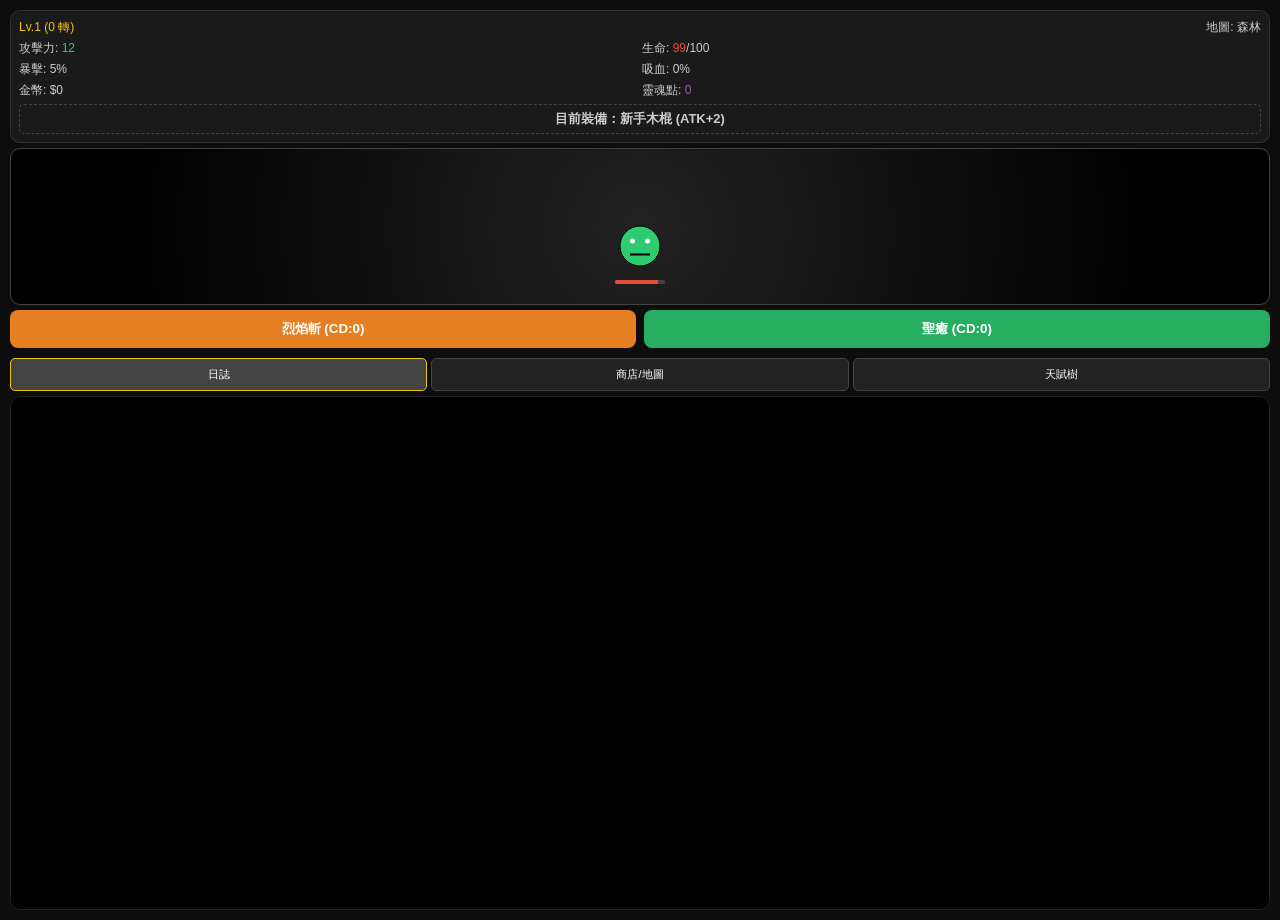
<file: index.html>
<!DOCTYPE html>
<html lang="zh-TW">
<head>
    <meta charset="UTF-8">
    <meta name="viewport" content="width=device-width, initial-scale=1.0, maximum-scale=1.0, user-scalable=no">
    <meta name="apple-mobile-web-app-capable" content="yes">
    <title>暗黑傳說：神裝覺醒</title>
    <style>
        :root { --bg: #0d0d0d; --panel: #1a1a1a; --accent: #f1c40f; --danger: #e74c3c; --success: #2ecc71; 
                --rare: #3498db; --epic: #9b59b6; --legend: #e67e22; }
        body { background: var(--bg); color: #ccc; font-family: -apple-system, sans-serif; margin: 0; padding: 10px; height: 100vh; display: flex; flex-direction: column; overflow: hidden; }
        .panel { background: var(--panel); padding: 8px; border-radius: 10px; margin-bottom: 5px; border: 1px solid #333; }
        .grid { display: grid; grid-template-columns: 1fr 1fr; gap: 4px; font-size: 12px; }
        
        /* 裝備顯示 */
        .wpn-display { color: var(--accent); font-weight: bold; font-size: 13px; text-align: center; margin-top: 5px; padding: 5px; border: 1px dashed #444; border-radius: 5px; }

        .battle-stage { position: relative; background: radial-gradient(circle, #222 0%, #000 80%); height: 140px; border-radius: 10px; display: flex; justify-content: center; align-items: flex-end; padding-bottom: 15px; border: 1px solid #444; }
        .hp-mini { background: #444; height: 4px; width: 50px; border-radius: 2px; margin: 5px auto; overflow: hidden; }
        .hp-fill { background: var(--danger); height: 100%; transition: width 0.2s; }

        .tab-bar { display: flex; gap: 4px; margin: 5px 0; }
        .tab-btn { flex: 1; padding: 8px; font-size: 11px; background: #222; color: #fff; border: 1px solid #444; border-radius: 5px; }
        .active-tab { background: #444; border-color: var(--accent); }

        .scroll-box { flex-grow: 1; background: #000; border-radius: 10px; padding: 10px; overflow-y: auto; font-size: 13px; border: 1px solid #222; }
        .skill-group { display: grid; grid-template-columns: 1fr 1fr; gap: 8px; margin: 5px 0; }
        .btn-skill { background: #e67e22; color: white; border: none; padding: 10px; border-radius: 8px; font-weight: bold; }
        .btn-skill:disabled { background: #444; opacity: 0.5; }
        .shop-item { display: flex; justify-content: space-between; align-items: center; padding: 10px; border-bottom: 1px solid #222; }
        .reborn-ui { background: linear-gradient(45deg, #8e44ad, #2980b9); color: white; border: none; padding: 12px; width: 100%; border-radius: 8px; font-weight: bold; margin-top: 5px; }
    </style>
</head>
<body>

    <div class="panel">
        <div class="grid">
            <div style="color:var(--accent)">Lv.<span id="lvl">1</span> (<span id="rb-cnt">0</span> 轉)</div>
            <div style="text-align:right">地圖: <span id="map-name">森林</span></div>
            <div>攻擊力: <span id="total-atk" style="color:var(--success)">0</span></div>
            <div>生命: <span id="p-hp" style="color:var(--danger)">100</span>/<span id="p-max-hp">100</span></div>
            <div>暴擊: <span id="p-crit">5</span>%</div>
            <div>吸血: <span id="p-ls">0</span>%</div>
            <div>金幣: $<span id="gold">0</span></div>
            <div>靈魂點: <span id="soul-pts" style="color:#9b59b6">0</span></div>
        </div>
        <div id="wpn-name" class="wpn-display">目前裝備：新手木棍</div>
    </div>

    <div class="battle-stage" onclick="manualHit()">
        <div id="monster-container" style="display:flex; align-items:flex-end; gap:10px;"></div>
    </div>

    <div class="skill-group">
        <button id="sk-slash" class="btn-skill" onclick="useSkill('slash')">烈焰斬 (CD:<span id="cd-1">0</span>)</button>
        <button id="sk-heal" class="btn-skill" style="background:#27ae60" onclick="useSkill('heal')">聖癒 (CD:<span id="cd-2">0</span>)</button>
    </div>

    <div class="tab-bar">
        <button id="tab-log" class="tab-btn active-tab" onclick="setTab('log')">日誌</button>
        <button id="tab-shop" class="tab-btn" onclick="setTab('shop')">商店/地圖</button>
        <button id="tab-talent" class="tab-btn" onclick="setTab('talent')">天賦樹</button>
    </div>

    <div id="display-box" class="scroll-box"></div>
    <button id="reborn-btn" class="reborn-ui" style="display:none;" onclick="doReborn()">等級100轉生</button>

    <script>
        let p = JSON.parse(localStorage.getItem('dark_rpg_v7')) || {
            lvl: 1, exp: 0, gold: 0, reborn: 0, soulPoints: 0, hp: 100, maxHp: 100,
            talents: { drop: 0, cd: 0, atk: 0 },
            baseAtk: 10, buyAtk: 0, mapIdx: 0, 
            weapon: { n: "新手木棍", atk: 2, crit: 0, ls: 0, color: "#ccc" }
        };

        let monsters = [];
        let cd = { slash: 0, heal: 0 };
        let currentTab = 'log';

        // --- 繪圖邏輯 ---
        function getMonsterSVG() {
            let color = p.mapIdx === 0 ? "#2ecc71" : "#c0392b";
            return `<svg width="50" height="50" viewBox="0 0 100 100">
                <circle cx="50" cy="50" r="40" fill="${color}" stroke="#000" stroke-width="2"/>
                <circle cx="35" cy="40" r="5" fill="white"/><circle cx="65" cy="40" r="5" fill="white"/>
                <rect x="30" y="65" width="40" height="4" fill="black"/>
            </svg>`;
        }

        // --- 核心戰鬥 ---
        function calculateAtk() {
            let base = p.baseAtk + p.buyAtk + p.weapon.atk;
            let mult = Math.pow(1.5, p.reborn) * (1 + (p.talents.atk * 0.1));
            return Math.floor(base * mult);
        }

        function deal(mult) {
            if(monsters.length === 0) return;
            let finalAtk = calculateAtk();
            // 暴擊判定
            if(Math.random() * 100 < (5 + p.weapon.crit)) finalAtk *= 2;
            
            monsters[0].hp -= finalAtk * mult;
            
            // 吸血判定
            if(p.weapon.ls > 0) p.hp = Math.min(p.maxHp, p.hp + (finalAtk * mult * p.weapon.ls / 100));

            if(monsters[0].hp <= 0) {
                p.gold += (20 + (p.lvl * 2)) * (1 + p.talents.drop * 0.2);
                p.exp += 30;
                checkDrop(); // 檢查掉寶
                checkLevel();
                monsters.shift();
                if(monsters.length === 0) setTimeout(spawn, 400);
            }
            updateUI();
        }

        // --- 掉寶系統 ---
        function checkDrop() {
            let dropRate = 0.1 + (p.mapIdx * 0.1); // 深淵掉率更高
            if(Math.random() < dropRate) {
                let r = Math.random();
                let item = { n: "長劍", atk: p.lvl * 2, crit: 0, ls: 0, color: "#fff" };
                
                if(r > 0.95) { item.n = "【傳說】弒神者"; item.atk *= 5; item.crit = 20; item.ls = 10; item.color = "var(--legend)"; }
                else if(r > 0.8) { item.n = "【史詩】龍牙刃"; item.atk *= 3; item.crit = 10; item.color = "var(--epic)"; }
                else if(r > 0.5) { item.n = "【稀有】精鋼劍"; item.atk *= 2; item.color = "var(--rare)"; }

                // 自動換裝：簡單比對攻擊力
                if(item.atk > p.weapon.atk) {
                    p.weapon = item;
                    addLog(`<span style="color:${item.color}">掉落並裝備了 ${item.n}！</span>`);
                }
            }
        }

        function spawn() {
            monsters = [];
            let count = Math.floor(Math.random() * (p.mapIdx + 2)) + 1;
            for(let i=0; i<count; i++) {
                let mHp = (50 + (p.lvl * 30)) * (p.mapIdx + 1);
                monsters.push({ hp: mHp, maxHp: mHp });
            }
            updateUI();
        }

        function checkLevel() { if(p.exp >= p.lvl * 100) { p.lvl++; addLog(`等級提升至 ${p.lvl}`); save(); } }
        function save() { localStorage.setItem('dark_rpg_v7', JSON.stringify(p)); }
        function manualHit() { deal(1.5); }
        function setTab(t) { currentTab = t; updateUI(); }
        function changeMap(idx) { p.mapIdx = idx; spawn(); }
        function useSkill(t) {
            if(cd[t] > 0) return;
            if(t==='slash'){ deal(5); cd.slash = Math.max(2, 10-p.talents.cd); }
            if(t==='heal'){ p.hp=Math.min(p.maxHp, p.hp+(p.maxHp*0.3)); cd.heal=Math.max(5, 15-p.talents.cd); }
            updateUI();
        }

        function doReborn() {
            if(p.lvl < 100) return;
            p.reborn++; p.soulPoints++; p.lvl=1; p.exp=0; p.gold=0; p.buyAtk=0; p.hp=100;
            p.weapon = { n: "新手木棍", atk: 2, crit: 0, ls: 0, color: "#ccc" };
            save(); spawn();
        }

        function addLog(m) {
            if(currentTab!=='log') return;
            const b = document.getElementById('display-box');
            b.innerHTML += `<div>${m}</div>`; b.scrollTop = b.scrollHeight;
        }

        function updateUI() {
            document.getElementById('lvl').innerText = p.lvl;
            document.getElementById('rb-cnt').innerText = p.reborn;
            document.getElementById('total-atk').innerText = calculateAtk();
            document.getElementById('p-hp').innerText = Math.floor(p.hp);
            document.getElementById('p-max-hp').innerText = p.maxHp;
            document.getElementById('gold').innerText = Math.floor(p.gold);
            document.getElementById('soul-pts').innerText = p.soulPoints;
            document.getElementById('p-crit').innerText = 5 + p.weapon.crit;
            document.getElementById('p-ls').innerText = p.weapon.ls;
            document.getElementById('map-name').innerText = p.mapIdx === 0 ? "森林" : "深淵";
            
            const wDisplay = document.getElementById('wpn-name');
            wDisplay.innerText = `目前裝備：${p.weapon.n} (ATK+${p.weapon.atk})`;
            wDisplay.style.color = p.weapon.color;

            document.getElementById('cd-1').innerText = cd.slash;
            document.getElementById('cd-2').innerText = cd.heal;
            document.getElementById('sk-slash').disabled = cd.slash > 0;
            document.getElementById('sk-heal').disabled = cd.heal > 0;
            document.getElementById('reborn-btn').style.display = p.lvl >= 100 ? 'block' : 'none';

            document.getElementById('monster-container').innerHTML = monsters.map(m => `
                <div class="unit">${getMonsterSVG()}<div class="hp-mini"><div class="hp-fill" style="width:${(m.hp/m.maxHp)*100}%"></div></div></div>
            `).join('');

            const box = document.getElementById('display-box');
            if(currentTab === 'shop') {
                box.innerHTML = `
                    <div class="shop-item"><span>前往森林</span><button onclick="changeMap(0)">前往</button></div>
                    <div class="shop-item"><span>前往深淵</span><button onclick="changeMap(1)">前往</button></div>
                    <div class="shop-item"><span>購買攻擊 (+5)</span><button onclick="buyAtk()">$${(p.buyAtk/5+1)*100}</button></div>
                `;
            } else if(currentTab === 'talent') {
                box.innerHTML = `
                    <div class="shop-item"><span>💰 貪婪 (金幣+20%) [Lv.${p.talents.drop}]</span><button onclick="upgradeTalent('drop')">升級</button></div>
                    <div class="shop-item"><span>⚡ 迅捷 (技能CD-1s) [Lv.${p.talents.cd}]</span><button onclick="upgradeTalent('cd')">升級</button></div>
                    <div class="shop-item"><span>⚔️ 狂暴 (總傷害+10%) [Lv.${p.talents.atk}]</span><button onclick="upgradeTalent('atk')">升級</button></div>
                `;
            }
        }

        function buyAtk() {
            let cost = (p.buyAtk/5+1)*100;
            if(p.gold >= cost) { p.gold -= cost; p.buyAtk += 5; save(); updateUI(); }
        }

        function upgradeTalent(k) { if(p.soulPoints>0){ p.soulPoints--; p.talents[k]++; save(); updateUI(); } }

        setInterval(() => {
            if(cd.slash > 0) cd.slash--; if(cd.heal > 0) cd.heal--;
            deal(1);
            if(monsters.length > 0) {
                p.hp -= (5 + p.lvl) * (p.mapIdx + 1) / 10;
                if(p.hp <= 0) { p.hp = p.maxHp; changeMap(0); }
            }
            updateUI();
        }, 1000);

        spawn();
    </script>
</body>
</html>
</file>
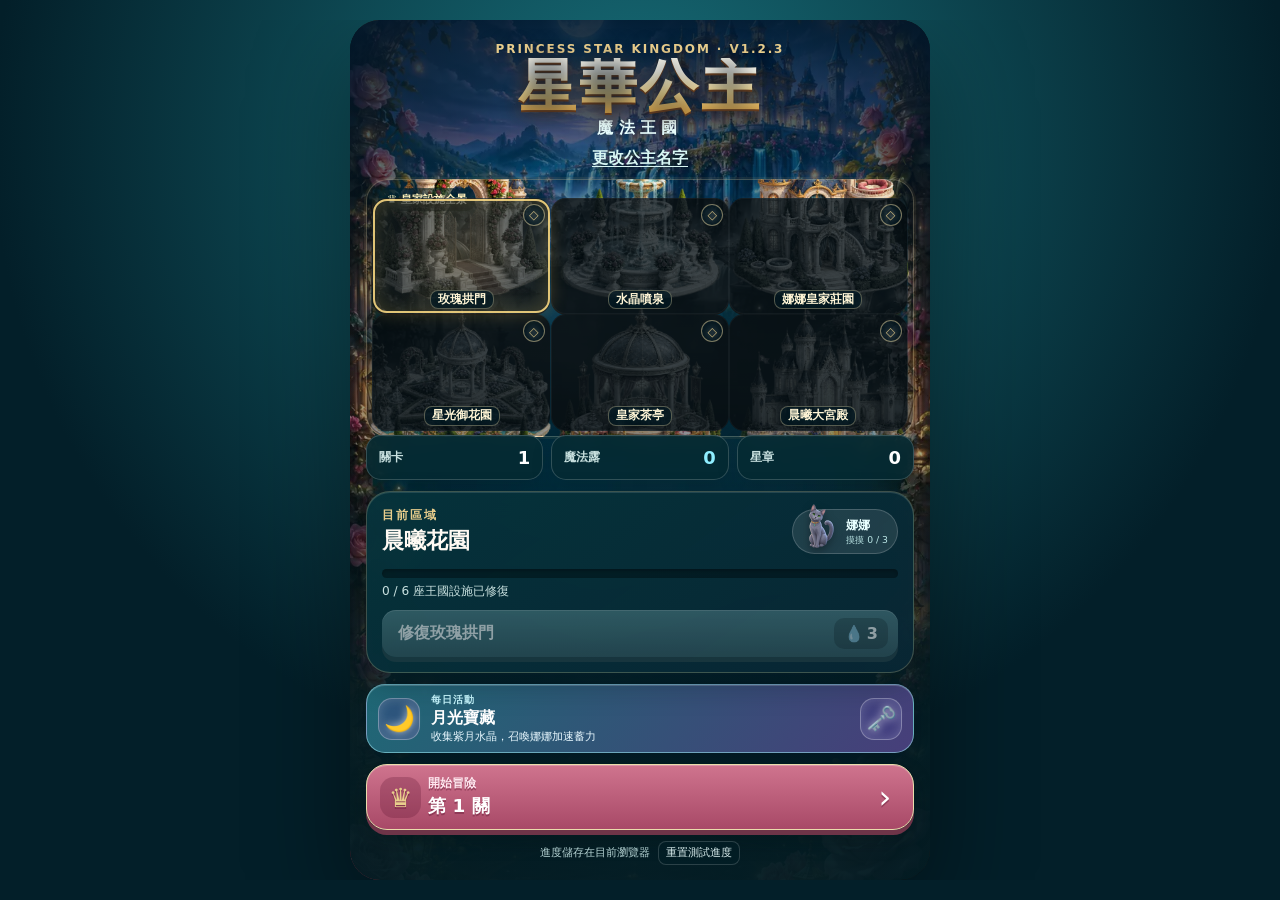
<file: princess-star-kingdom/index.html>
<!doctype html>
<html lang="zh-Hant">
<head>
  <meta charset="utf-8">
  <meta name="viewport" content="width=device-width,initial-scale=1,viewport-fit=cover,user-scalable=no">
  <meta name="theme-color" content="#0a3f4a">
  <meta name="apple-mobile-web-app-capable" content="yes">
  <meta name="apple-mobile-web-app-status-bar-style" content="black-translucent">
  <meta name="apple-mobile-web-app-title" content="星華公主">
  <meta name="description" content="星華公主與俄羅斯藍貓娜娜的原創魔法三消王國冒險。">
  <link rel="manifest" href="manifest.webmanifest">
  <link rel="apple-touch-icon" href="assets/app-icon-192.png">
  <link rel="stylesheet" href="styles.css">
  <title>星華公主：魔法王國</title>
</head>
<body>
  <main id="app">
    <section id="homeScreen" class="screen home-screen" aria-label="魔法王國">
      <div class="art-backdrop" aria-hidden="true"></div>
      <div class="home-shade" aria-hidden="true"></div>

      <header class="home-header">
        <p class="eyebrow">PRINCESS STAR KINGDOM · V1.2.3</p>
        <h1><span id="princessName">星華</span>公主</h1>
        <p class="subtitle">魔法王國</p>
        <button id="renameBtn" class="text-button" type="button">更改公主名字</button>
      </header>

      <section class="kingdom-scene" aria-label="王國設施實景">
        <p><span aria-hidden="true">♛</span> 皇家設施全景</p>
        <div id="districtPath" class="district-path" aria-label="建設項目"></div>
      </section>

      <div class="home-content">
        <div class="stat-row" aria-label="遊戲進度">
          <div class="stat-pill"><span>關卡</span><strong id="homeLevel">1</strong></div>
          <div class="stat-pill potion"><span>魔法露</span><strong id="homePotions">0</strong></div>
          <div class="stat-pill"><span>星章</span><strong id="homeStars">0</strong></div>
        </div>

        <section class="kingdom-card" aria-labelledby="kingdomTitle">
          <div class="card-heading">
            <div>
              <p class="card-kicker">目前區域</p>
              <h2 id="kingdomTitle">晨曦花園</h2>
            </div>
            <button id="miluHomeBtn" class="cat-badge milu-home" type="button" aria-label="摸摸俄羅斯藍貓娜娜，累積下一關蓄力">
              <img src="assets/milu-russian-blue-v1.webp" alt="">
              <span><small>娜娜</small><em id="miluReady">點我互動</em></span>
            </button>
          </div>

          <div class="progress-track" aria-label="王國修復進度">
            <span id="kingdomProgress"></span>
          </div>
          <p id="progressText" class="progress-copy">0 / 6 座王國設施已修復</p>

          <button id="buildBtn" class="secondary-button" type="button">
            <span id="buildLabel">修復玫瑰拱門</span>
            <span class="cost"><span aria-hidden="true">💧</span><strong id="buildCost">3</strong></span>
          </button>
        </section>

        <button id="eventBtn" class="event-button" type="button">
          <span id="eventLeft" class="event-side event-left" aria-hidden="true">🌹</span>
          <span class="event-info">
            <small>每日活動</small>
            <strong id="eventTitle">玫瑰星雨</strong>
            <em id="eventCopy">收集皇冠紅寶石，獎勵魔法露 ×2</em>
          </span>
          <span id="eventRight" class="event-side event-right" aria-hidden="true">🌠</span>
        </button>

        <button id="playBtn" class="play-button" type="button">
          <span class="play-crown" aria-hidden="true">♛</span>
          <span><small>開始冒險</small><strong>第 <span id="playLevel">1</span> 關</strong></span>
          <span class="play-arrow" aria-hidden="true">›</span>
        </button>
        <div class="save-row">
          <p class="save-note">進度儲存在目前瀏覽器</p>
          <button id="resetBtn" class="reset-button" type="button">重置測試進度</button>
        </div>
      </div>
    </section>

    <section id="gameScreen" class="screen game-screen" hidden aria-label="三消關卡">
      <header class="game-header">
        <button id="backBtn" class="icon-button" type="button" aria-label="返回王國">‹</button>
        <div class="level-title">
          <small id="levelKind">花園關卡</small>
          <strong>第 <span id="gameLevel">1</span> 關</strong>
        </div>
        <div class="moves-box"><small>剩餘步數</small><strong id="movesLeft">26</strong></div>
      </header>

      <section class="mission-panel" aria-label="關卡目標">
        <div id="normalMission" class="mission-chip">
          <span id="goalIcon" class="mini-gem blue" aria-hidden="true">✦</span>
          <div><small>收集目標</small><strong id="goalLeft">12</strong></div>
        </div>
        <div id="bossMission" class="boss-mission" hidden>
          <div class="boss-line"><span>淨化黑霧守衛</span><strong id="bossHpText">45 / 45</strong></div>
          <div class="boss-track"><span id="bossHpBar"></span></div>
        </div>
        <div id="petMeter" class="pet-meter" aria-label="娜娜的魔法蓄力">
          <span class="pet-avatar" aria-hidden="true"><img src="assets/milu-russian-blue-v1.webp" alt=""></span>
          <div><small>娜娜魔法</small><div class="pet-track"><span id="petCharge"></span></div></div>
        </div>
        <div id="challengeMission" class="challenge-chip" aria-label="皇家挑戰進度">
          <small>皇家挑戰</small><strong id="challengeText">特殊 0 / 3</strong>
        </div>
      </section>

      <div class="board-shell">
        <div class="magic-meters">
          <div id="crownMeter" class="crown-meter" aria-label="星冠祝福蓄力">
            <span aria-hidden="true">♛</span><small>星冠祝福</small>
            <div><i id="crownCharge"></i></div><strong id="crownText">0 / 3</strong>
          </div>
          <div id="wishMeter" class="wish-meter" aria-label="星願寶箱蓄力">
            <span aria-hidden="true">◆</span><small>星願寶箱</small>
            <div><i id="wishCharge"></i></div><strong id="wishText">0 / 4</strong>
          </div>
        </div>
        <div id="effectBanner" class="effect-banner" aria-live="polite"></div>
        <div id="gameBoard" class="game-board" role="grid" aria-label="10 乘 10 魔法寶石棋盤，可點選或拖曳交換"></div>
      </div>

      <footer class="booster-bar">
        <div class="booster-tools" aria-label="關卡道具">
          <button id="wandBtn" class="booster-button" type="button" aria-pressed="false" aria-label="星光魔杖，消除一格，不限次數">
            <span aria-hidden="true">🪄</span><strong>魔杖</strong><b id="wandCount">∞</b>
          </button>
          <button id="roseBtn" class="booster-button" type="button" aria-pressed="false" aria-label="玫瑰花雨，消除九宮格，不限次數">
            <span aria-hidden="true">🌹</span><strong>花雨</strong><b id="roseCount">∞</b>
          </button>
          <button id="shuffleBtn" class="booster-button" type="button" aria-label="精靈洗牌，重新排列棋盤，不限次數">
            <span aria-hidden="true">🔄</span><strong>洗牌</strong><b id="shuffleCount">∞</b>
          </button>
          <button id="hourglassBtn" class="booster-button" type="button" aria-label="時光沙漏，增加五步，不限次數">
            <span aria-hidden="true">⏳</span><strong>加步</strong><b id="hourglassCount">∞</b>
          </button>
        </div>
        <p id="toolHint">點選相鄰方塊，或直接拖曳交換</p>
      </footer>
    </section>

    <div id="resultModal" class="modal" hidden>
      <div class="modal-card" role="dialog" aria-modal="true" aria-labelledby="resultTitle">
        <div id="resultIcon" class="result-icon" aria-hidden="true">✦</div>
        <p id="resultKicker" class="card-kicker">魔法完成</p>
        <h2 id="resultTitle">王國更明亮了！</h2>
        <p id="resultCopy">你獲得 3 滴魔法露，可以修復新的王國設施。</p>
        <button id="resultPrimary" class="play-button compact" type="button">返回王國</button>
        <button id="resultSecondary" class="text-button" type="button" hidden>重新挑戰</button>
      </div>
    </div>

    <div id="toast" class="toast" role="status" aria-live="polite"></div>
  </main>
  <script src="game.js" defer></script>
</body>
</html>
</file>
<file: princess-star-kingdom/styles.css>
:root {
  color-scheme: dark;
  --ink: #fffaf3;
  --muted: #c8e0df;
  --teal-950: #052c35;
  --teal-900: #083c46;
  --teal-800: #0d5360;
  --teal-600: #178696;
  --rose: #cf718a;
  --rose-dark: #98425f;
  --gold: #e8cd8c;
  --gold-deep: #d59a32;
  --panel: rgba(5, 37, 45, .9);
  --panel-soft: rgba(10, 63, 74, .8);
  --line: rgba(255, 255, 255, .15);
  --shadow: 0 12px 30px rgba(0, 18, 24, .28);
  font-family: ui-rounded, "SF Pro Rounded", "PingFang TC", "Noto Sans TC", system-ui, sans-serif;
}

* { box-sizing: border-box; }

html, body {
  margin: 0;
  width: 100%;
  height: 100%;
  overflow: hidden;
  background: var(--teal-950);
  overscroll-behavior: none;
}

body {
  height: 100dvh;
  min-height: 0;
  color: var(--ink);
  -webkit-font-smoothing: antialiased;
  touch-action: manipulation;
}

button { font: inherit; }
button:focus-visible { outline: 3px solid #fff; outline-offset: 3px; }
button:disabled { cursor: not-allowed; filter: grayscale(.55); opacity: .55; }

[hidden] { display: none !important; }

#app {
  width: 100%;
  height: 100dvh;
  min-height: 0;
  overflow: hidden;
}

.screen {
  position: relative;
  width: min(100%, 580px);
  height: 100%;
  min-height: 0;
  margin-inline: auto;
  overflow: hidden;
}

.home-screen {
  display: grid;
  grid-template-rows: auto minmax(110px, 1fr) auto;
  isolation: isolate;
  overflow: hidden;
}

.art-backdrop,
.home-shade {
  position: absolute;
  inset: 0;
  z-index: -2;
}

.art-backdrop {
  background: url("assets/princess-kingdom-v2.webp") center 50% / cover no-repeat;
  transform: scale(1.012);
}

.home-shade {
  z-index: -1;
  background:
    linear-gradient(180deg, rgba(3, 25, 45, .91) 0%, rgba(3, 31, 43, .35) 27%, rgba(3, 30, 37, .12) 48%, rgba(3, 28, 35, .96) 81%),
    linear-gradient(90deg, rgba(0, 34, 43, .22), transparent 35%, transparent 65%, rgba(0, 34, 43, .18));
}

.home-header {
  text-align: center;
  padding: calc(env(safe-area-inset-top) + 22px) 22px 0;
  text-shadow: 0 3px 18px rgba(0, 14, 28, .72);
}

.eyebrow,
.card-kicker {
  margin: 0;
  color: var(--gold);
  font-size: .75rem;
  font-weight: 900;
  letter-spacing: .16em;
}

.home-header h1 {
  margin: 2px 0 -4px;
  font-family: Georgia, "Noto Serif TC", serif;
  font-size: clamp(2.45rem, 11vw, 3.6rem);
  line-height: 1.02;
  letter-spacing: .05em;
  background: linear-gradient(#fffdf1 22%, #ffe397 58%, #dc9c37 100%);
  -webkit-background-clip: text;
  background-clip: text;
  color: transparent;
  filter: drop-shadow(0 2px 0 #70421f);
}

.subtitle {
  margin: 5px 0 1px;
  font-size: 1rem;
  font-weight: 850;
  letter-spacing: .34em;
  color: #e9ffff;
}

.text-button {
  appearance: none;
  border: 0;
  background: transparent;
  color: #d8f7f4;
  padding: 8px 10px;
  font-weight: 750;
  text-decoration: underline;
  text-underline-offset: 3px;
}

.home-content {
  display: grid;
  gap: 11px;
  min-height: 0;
  padding: 0 16px calc(env(safe-area-inset-bottom) + 15px);
}

.kingdom-scene {
  position: relative;
  align-self: stretch;
  height: 100%;
  min-height: 0;
  margin: 2px 16px 8px;
  border: 1px solid rgba(255,235,184,.24);
  border-radius: 22px;
  overflow: hidden;
  background:
    linear-gradient(180deg, rgba(3,23,34,.02), rgba(3,27,35,.22)),
    url("assets/royal-facilities-atlas-v1.webp") center / cover no-repeat;
  box-shadow: inset 0 -34px 38px rgba(0,20,29,.26), 0 9px 22px rgba(0,18,25,.22), 0 0 0 2px rgba(226,191,111,.08);
}
.kingdom-scene > p { position: absolute; z-index: 2; left: 12px; top: 8px; margin: 0; padding: 4px 8px; border-radius: 9px; background: rgba(3,35,43,.56); color: #fff0bc; font-size: .7rem; font-weight: 850; text-shadow: 0 1px 3px #00272f; }

.stat-row {
  display: grid;
  grid-template-columns: repeat(3, 1fr);
  gap: 8px;
}

.stat-pill {
  display: flex;
  align-items: center;
  justify-content: space-between;
  min-height: 45px;
  padding: 8px 12px;
  border: 1px solid rgba(255,255,255,.18);
  border-radius: 15px;
  background: rgba(5, 42, 51, .86);
  box-shadow: 0 8px 20px rgba(0, 14, 20, .2);
  backdrop-filter: blur(9px);
}

.stat-pill span { color: var(--muted); font-size: .78rem; font-weight: 700; }
.stat-pill strong { font-size: 1.12rem; color: #fff; }
.stat-pill.potion strong { color: #8feeff; }

.kingdom-card {
  padding: 15px;
  border: 1px solid rgba(255, 230, 166, .22);
  border-radius: 24px;
  background: linear-gradient(145deg, rgba(5, 51, 59, .96), rgba(8, 38, 52, .94));
  box-shadow: var(--shadow), inset 0 1px rgba(255,255,255,.12);
  backdrop-filter: blur(12px);
}

.card-heading { display: flex; align-items: center; justify-content: space-between; gap: 12px; }
.card-heading h2 { margin: 2px 0 0; font-family: Georgia, "Noto Serif TC", serif; font-size: 1.38rem; }

.cat-badge {
  position: relative;
  display: flex;
  align-items: center;
  gap: 7px;
  padding: 2px 9px 2px 3px;
  border: 1px solid rgba(255,255,255,.18);
  border-radius: 999px;
  background: rgba(255,255,255,.1);
  color: #e8ffff;
  cursor: pointer;
}

.cat-badge img { width: 43px; height: 48px; margin-top: -9px; object-fit: contain; filter: drop-shadow(0 3px 4px rgba(0,0,0,.35)); }
.cat-badge span { display: block; text-align: left; }
.cat-badge small, .cat-badge em { display: block; }
.cat-badge small { font-size: .77rem; font-weight: 850; }
.cat-badge em { color: #bde8e8; font-size: .58rem; font-style: normal; white-space: nowrap; }
.cat-badge.ready { border-color: #ffe69c; box-shadow: 0 0 15px rgba(255,221,119,.35); }
.cat-badge.patted img { animation: miluPat .9s ease-out; }
.cat-badge.cuddle { z-index: 8; animation: nanaBadgeCuddle 1.75s ease-out; }
.cat-badge.cuddle img { animation: nanaCuddle 1.75s cubic-bezier(.2,.78,.26,1) forwards; }
.milu-heart { --heart-x: 0px; --heart-delay: 0ms; position: absolute; z-index: 9; left: 22px; top: -8px; color: #ffabc2; font-style: normal; text-shadow: 0 0 7px #fff, 0 0 14px #6eeeff; animation: miluHeart 1.55s var(--heart-delay) ease-out forwards; }

.progress-track,
.boss-track,
.pet-track {
  overflow: hidden;
  border-radius: 99px;
  background: rgba(0, 13, 18, .48);
  box-shadow: inset 0 2px 4px rgba(0,0,0,.25);
}

.progress-track { height: 9px; margin-top: 13px; }
.progress-track span,
.boss-track span,
.pet-track span {
  display: block;
  width: 0;
  height: 100%;
  border-radius: inherit;
  transition: width .45s ease;
}
.progress-track span { background: linear-gradient(90deg, #47d0c5, #ffd778); }
.progress-copy { margin: 5px 0 10px; color: var(--muted); font-size: .76rem; }

.district-path {
  position: absolute;
  inset: 7% 1% 2%;
  display: grid;
  grid-template-columns: repeat(3, 1fr);
  grid-template-rows: repeat(2, 1fr);
  overflow: hidden;
}

.district {
  position: relative;
  display: grid;
  place-items: center;
  width: auto;
  min-height: 0;
  padding: 2px 4px 20px;
  border: 1px solid rgba(255,255,255,.04);
  border-radius: 15px;
  background: rgba(2,18,27,.48);
  color: #91a3a2;
  backdrop-filter: grayscale(.88) brightness(.52);
  transition: background .45s ease, backdrop-filter .45s ease, box-shadow .45s ease, transform .45s ease;
}
.facility-object { position: absolute; z-index: 2; right: 5px; top: 5px; display: grid; place-items: center; width: 22px; height: 22px; border: 1px solid rgba(255,235,174,.62); border-radius: 50%; background: rgba(3,27,38,.76); color: #ffe49a; opacity: .75; font-size: .78rem; text-shadow: 0 0 6px #fff; transition: transform .45s ease, box-shadow .45s ease; }
.facility-name { position: absolute; z-index: 3; left: 50%; bottom: 4px; transform: translateX(-50%); max-width: calc(100% - 12px); padding: 3px 7px; overflow: hidden; border: 1px solid rgba(255,234,178,.32); border-radius: 8px; background: rgba(3,25,35,.76); color: #fff5d6; font-size: clamp(.58rem, 2.15vw, .72rem); font-weight: 900; line-height: 1; text-overflow: ellipsis; white-space: nowrap; text-shadow: 0 1px 3px #001e24; }
.facility-level { position: absolute; z-index: 4; left: 5px; top: 5px; padding: 2px 5px; border: 1px solid rgba(255,239,179,.78); border-radius: 7px; background: rgba(5,36,45,.84); color: #ffe69a; font-size: .55rem; box-shadow: 0 2px 6px rgba(0,0,0,.24); }

.district.done {
  color: #fff;
  background: linear-gradient(180deg, rgba(255,255,255,.01), rgba(4,35,45,.12));
  backdrop-filter: saturate(1.03) brightness(1.02);
}
.district.done .facility-object { opacity: 1; transform: scale(1); }
.district[data-tier="2"] { box-shadow: inset 0 0 22px rgba(255,213,112,.16); backdrop-filter: saturate(1.12) brightness(1.06); }
.district[data-tier="2"] .facility-object { transform: scale(1.1); box-shadow: 0 0 10px rgba(255,226,141,.7); }
.district[data-tier="3"], .district[data-rank="master"] { box-shadow: inset 0 0 30px rgba(255,226,135,.24), 0 0 14px rgba(255,211,96,.15); backdrop-filter: saturate(1.2) brightness(1.1); animation: facilityRoyal 2.2s ease-in-out infinite alternate; }
.district[data-tier="3"] .facility-object, .district[data-rank="master"] .facility-object { transform: scale(1.18); box-shadow: 0 0 8px #fff, 0 0 16px rgba(255,218,111,.9); }
.district.done .facility-name { color: #edffff; }

.district.current { z-index: 2; outline: 2px solid rgba(255,222,133,.86); outline-offset: -3px; background: radial-gradient(circle, rgba(255,230,153,.16), rgba(4,29,39,.28) 72%); box-shadow: inset 0 0 26px rgba(255, 223, 129, .25), 0 0 18px rgba(255, 202, 84, .2); }
.district.done::after { content: "✓"; position: absolute; left: 1px; top: 2px; width: 16px; height: 16px; border-radius: 50%; display: grid; place-items: center; background: var(--gold); color: #4c3310; font-size: .58rem; font-weight: 950; box-shadow: 0 2px 5px rgba(0,0,0,.3); }
.district.just-built { z-index: 2; animation: facilityBuild .82s ease-out; }
.build-drop { --x: 0px; --delay: 0ms; position: absolute; z-index: 3; left: 50%; top: 50%; font-size: .9rem; font-style: normal; pointer-events: none; animation: buildDrop .85s var(--delay) ease-out forwards; }

.secondary-button,
.play-button,
.event-button,
.booster-button,
.icon-button {
  appearance: none;
  border: 0;
  color: #fff;
  cursor: pointer;
}

.secondary-button {
  width: 100%;
  min-height: 45px;
  display: flex;
  align-items: center;
  justify-content: space-between;
  padding: 8px 10px 8px 16px;
  border-radius: 14px;
  background: linear-gradient(180deg, #21899a, #176271);
  box-shadow: inset 0 1px rgba(255,255,255,.22), 0 5px 0 #0c4652;
  font-weight: 900;
}

.secondary-button:active:not(:disabled), .play-button:active { transform: translateY(3px); box-shadow: inset 0 1px rgba(255,255,255,.16), 0 2px 0 #63341f; }
.cost { display: flex; align-items: center; gap: 3px; padding: 6px 10px; border-radius: 10px; background: rgba(0,0,0,.23); }

.play-button {
  width: 100%;
  min-height: 66px;
  display: grid;
  grid-template-columns: 48px 1fr 30px;
  align-items: center;
  text-align: left;
  padding: 9px 13px;
  border: 1px solid #eadcac;
  border-radius: 21px;
  background: linear-gradient(180deg, #cf748e, #a84967);
  box-shadow: inset 0 1px rgba(255,255,255,.24), 0 5px 0 #6e3448, 0 10px 20px rgba(0, 15, 19, .3);
  text-shadow: 0 2px rgba(91, 20, 48, .4);
}

.play-button small, .play-button strong { display: block; }
.play-button small { margin-bottom: 1px; font-size: .74rem; font-weight: 750; color: #ffe7ef; }
.play-button strong { font-size: 1.15rem; }
.play-crown { display: grid; place-items: center; width: 41px; height: 41px; border-radius: 14px; background: rgba(93, 20, 51, .27); color: var(--gold); font-size: 1.65rem; }
.play-arrow { text-align: center; font-size: 2rem; font-weight: 400; }
.save-row { display: flex; align-items: center; justify-content: center; gap: 8px; }
.save-note { margin: -1px 0 0; color: #b7d5d5; font-size: .7rem; text-align: center; }
.reset-button { padding: 4px 7px; border: 1px solid rgba(255,255,255,.16); border-radius: 8px; background: rgba(3,31,39,.64); color: #d9eded; font-size: .66rem; cursor: pointer; }

.event-button {
  width: 100%;
  min-height: 62px;
  display: grid;
  grid-template-columns: 44px minmax(0, 1fr) 42px;
  align-items: center;
  gap: 9px;
  padding: 8px 11px;
  border: 1px solid rgba(167, 242, 255, .52);
  border-radius: 19px;
  background: linear-gradient(125deg, rgba(32, 107, 121, .96), rgba(74, 64, 126, .96));
  box-shadow: inset 0 1px rgba(255,255,255,.2), 0 5px 14px rgba(0, 17, 35, .28);
  color: #fff;
  cursor: pointer;
  text-align: left;
}
.event-button:active { transform: translateY(2px); }
.event-side { display: grid; place-items: center; width: 42px; height: 42px; border: 1px solid rgba(255,255,255,.35); border-radius: 14px; background: rgba(255,255,255,.12); font-size: 1.55rem; text-shadow: 0 0 9px rgba(255,255,255,.72); box-shadow: inset 0 0 11px rgba(255,255,255,.18); animation: eventFloat 2.2s ease-in-out infinite alternate; }
.event-right { animation-delay: -1.1s; }
.event-button[data-theme="rose"] .event-side { background: rgba(154,50,94,.36); }
.event-button[data-theme="moon"] .event-side { background: rgba(67,63,139,.38); }
.event-button[data-theme="sun"] .event-side { background: rgba(164,111,28,.36); }
.event-info { min-width: 0; }
.event-info small, .event-info strong, .event-info em { display: block; }
.event-info small { color: #c7f8ff; font-size: .64rem; font-weight: 850; letter-spacing: .1em; }
.event-info strong { margin: 1px 0; font-size: 1rem; }
.event-info em { overflow: hidden; color: #e8f8ff; font-size: .67rem; font-style: normal; text-overflow: ellipsis; white-space: nowrap; }

.game-screen {
  height: 100%;
  min-height: 0;
  overflow: hidden;
  padding: calc(env(safe-area-inset-top) + 8px) 4px calc(env(safe-area-inset-bottom) + 8px);
  background:
    radial-gradient(circle at 50% 3%, rgba(72, 169, 202, .38), transparent 33%),
    linear-gradient(180deg, rgba(3, 28, 48, .34), rgba(2, 25, 39, .88) 54%, rgba(2, 20, 31, .97)),
    url("assets/princess-kingdom-v2.webp") center 43% / cover no-repeat;
  display: grid;
  grid-template-rows: auto auto minmax(0, 1fr) auto;
  gap: 10px;
}

.game-header { display: grid; grid-template-columns: 52px 1fr 76px; align-items: center; gap: 8px; }
.icon-button { width: 45px; height: 45px; border-radius: 15px; background: rgba(2, 31, 40, .6); box-shadow: inset 0 1px rgba(255,255,255,.12); font-size: 2rem; line-height: 1; }
.level-title { text-align: center; }
.level-title small, .level-title strong { display: block; }
.level-title small { color: #bfe9e8; font-size: .72rem; }
.level-title strong { font-family: Georgia, "Noto Serif TC", serif; font-size: 1.12rem; }
.moves-box { min-width: 71px; padding: 5px 8px; border-radius: 14px; background: rgba(3, 28, 37, .58); text-align: center; }
.moves-box small, .moves-box strong { display: block; }
.moves-box small { color: #c9e5e4; font-size: .64rem; }
.moves-box strong { color: var(--gold); font-size: 1.3rem; }

.mission-panel {
  min-height: 66px;
  display: flex;
  align-items: center;
  justify-content: center;
  gap: 9px;
  padding: 9px;
  border: 1px solid rgba(255,255,255,.13);
  border-radius: 18px;
  background: rgba(2, 31, 39, .65);
  box-shadow: inset 0 1px rgba(255,255,255,.08);
}

.mission-chip { display: flex; align-items: center; gap: 7px; min-width: 105px; }
.mission-chip small, .mission-chip strong { display: block; }
.mission-chip small { color: var(--muted); font-size: .68rem; }
.mission-chip strong { font-size: 1.25rem; }
.mini-gem { display: grid; place-items: center; width: 42px; height: 42px; border-radius: 12px; color: transparent; background-position: center; background-repeat: no-repeat; background-size: 94% 94%, 100% 100%; box-shadow: inset 0 2px rgba(255,255,255,.45), inset 0 -3px rgba(0,0,0,.16), 0 3px 7px rgba(0,0,0,.25); }
.mini-gem.blue { background-image: url("assets/gem-sapphire.webp"), linear-gradient(145deg, #60d6ff, #1471d1); }
.mini-gem.rose { background-image: url("assets/gem-ruby.webp"), linear-gradient(145deg, #ff99b5, #d8396b); }
.mini-gem.gold { background-image: url("assets/gem-sun.webp"), linear-gradient(145deg, #ffe687, #dc9f20); }
.mini-gem.green { background-image: url("assets/gem-emerald.webp"), linear-gradient(145deg, #7fe5ae, #1b9f74); }
.mini-gem.violet { background-image: url("assets/gem-moon.webp"), linear-gradient(145deg, #c69cff, #774ac8); }
.mini-gem.pearl { background-image: url("assets/gem-pearl-rose.webp"), linear-gradient(145deg, #fffdf7, #d9b8c9); }

.boss-mission { flex: 1; min-width: 0; }
.boss-line { display: flex; justify-content: space-between; gap: 8px; margin-bottom: 6px; font-size: .74rem; font-weight: 850; }
.boss-line span { color: #ffe4ed; }
.boss-track { height: 12px; border: 1px solid rgba(255,255,255,.1); }
.boss-track span { background: linear-gradient(90deg, #47d0c5, #f4d772); }

.pet-meter { position: relative; display: flex; align-items: center; gap: 5px; min-width: 91px; padding: 4px 4px 4px 6px; border-left: 1px solid var(--line); border-radius: 12px; transition: background .2s ease, box-shadow .2s ease; }
.pet-avatar { display: grid; place-items: center; width: 34px; height: 34px; overflow: hidden; border: 1px solid rgba(255,255,255,.34); border-radius: 50%; background: radial-gradient(circle at 40% 35%, #fff, #caedf2 70%); box-shadow: 0 3px 8px rgba(0,0,0,.28); }
.pet-avatar img { width: 31px; height: 43px; margin-top: 7px; object-fit: contain; }
.pet-meter > div { flex: 1; }
.pet-meter small { display: block; margin-bottom: 4px; color: var(--muted); font-size: .62rem; }
.pet-track { height: 7px; }
.pet-track span { background: linear-gradient(90deg, #68d9f0, #fff0a3); }
.pet-meter.ready { background: rgba(107, 225, 240, .16); box-shadow: 0 0 18px rgba(100, 235, 255, .44); animation: petReady 1s ease-in-out infinite alternate; }
.pet-meter.ready .pet-avatar { box-shadow: 0 0 8px #fff, 0 0 20px #63eaff; transform: scale(1.08); }

.challenge-chip { min-width: 82px; padding: 5px 7px; border-left: 1px solid var(--line); border-radius: 11px; text-align: center; background: rgba(255,255,255,.04); }
.challenge-chip small, .challenge-chip strong { display: block; }
.challenge-chip small { color: var(--muted); font-size: .58rem; }
.challenge-chip strong { margin-top: 3px; color: #ffe398; font-size: .66rem; }
.challenge-chip.complete { border-color: rgba(255,227,152,.65); background: rgba(191,138,43,.18); box-shadow: 0 0 13px rgba(255,217,111,.22); }

.board-shell { position: relative; align-self: stretch; display: grid; grid-template-rows: auto minmax(0, 1fr); align-items: center; width: 100%; min-height: 0; }
.magic-meters { display: grid; grid-template-columns: repeat(2, minmax(0, 1fr)); gap: 5px; width: min(calc(100% - 14px), 540px); margin: 0 auto 5px; }
.crown-meter, .wish-meter { display: grid; grid-template-columns: 18px auto minmax(30px, 1fr) 29px; align-items: center; gap: 4px; min-height: 25px; padding: 3px 6px; border: 1px solid rgba(255,228,147,.24); border-radius: 10px; background: rgba(3,35,45,.82); color: #ffe59b; box-shadow: inset 0 1px rgba(255,255,255,.08); }
.crown-meter > span, .wish-meter > span { display: grid; place-items: center; font-size: .82rem; }
.crown-meter small, .wish-meter small { color: #d8eeee; font-size: .58rem; font-weight: 800; white-space: nowrap; }
.crown-meter > div, .wish-meter > div { height: 6px; overflow: hidden; border-radius: 99px; background: rgba(0,12,18,.58); }
.crown-meter i, .wish-meter i { display: block; width: 0; height: 100%; border-radius: inherit; background: linear-gradient(90deg,#72dbe8,#ffe078); box-shadow: 0 0 8px rgba(255,225,120,.6); transition: width .4s ease; }
.wish-meter i { background: linear-gradient(90deg,#bd8cff,#ff98cb,#ffe078); }
.crown-meter strong, .wish-meter strong { font-size: .56rem; text-align: right; }
.crown-meter.ready, .wish-meter.ready { border-color: rgba(255,226,132,.68); box-shadow: 0 0 12px rgba(255,216,102,.24); }
.game-board {
  display: grid;
  grid-template-columns: repeat(10, 1fr);
  gap: clamp(1px, .35vw, 3px);
  width: min(calc(100vw - 8px), 560px, calc(100dvh - 245px));
  max-width: 100%;
  margin-inline: auto;
  padding: clamp(3px, .75vw, 6px);
  border: 2px solid rgba(255, 232, 169, .33);
  border-radius: 20px;
  background: linear-gradient(155deg, rgba(8, 52, 71, .9), rgba(2, 24, 39, .87));
  box-shadow: inset 0 2px 11px rgba(0,0,0,.48), 0 18px 40px rgba(0, 10, 20, .46), 0 0 0 3px rgba(255, 218, 129, .08);
  user-select: none;
  -webkit-user-select: none;
  touch-action: none;
}

.tile {
  position: relative;
  display: grid;
  place-items: center;
  aspect-ratio: 1;
  min-width: 0;
  padding: 0;
  border: 0;
  border-radius: clamp(6px, 1.8vw, 11px);
  color: #fff;
  font-family: Georgia, serif;
  font-size: clamp(1.15rem, 6vw, 2.05rem);
  font-weight: 900;
  text-shadow: 0 2px 2px rgba(0,0,0,.3);
  background-position: center;
  background-repeat: no-repeat;
  background-size: 94% 94%, 100% 100%;
  box-shadow: inset 0 2px rgba(255,255,255,.35), inset 0 -3px rgba(0,0,0,.18), 0 2px 4px rgba(0,0,0,.34);
  transition: transform .13s ease, filter .13s ease, opacity .17s ease;
}

.tile.drag-source {
  z-index: 10;
  cursor: grabbing;
  transform: translate(var(--drag-x, 0), var(--drag-y, 0)) scale(1.08);
  filter: brightness(1.28) saturate(1.12);
  box-shadow: inset 0 2px rgba(255,255,255,.55), 0 7px 16px rgba(0,0,0,.42), 0 0 17px rgba(139,239,255,.7);
  transition: none;
}
.tile.drag-invalid { animation: dragBlocked .24s ease; }

.tile::before { content: ""; position: absolute; inset: 6%; border: 1px solid rgba(255,255,255,.18); border-radius: inherit; pointer-events: none; }
.tile[data-type="0"] { background-image: url("assets/gem-sapphire.webp"), radial-gradient(circle at 45% 35%, #53c9ff, #0a4da7 72%); }
.tile[data-type="1"] { background-image: url("assets/gem-ruby.webp"), radial-gradient(circle at 45% 35%, #ff7f9b, #9e183e 72%); }
.tile[data-type="2"] { background-image: url("assets/gem-sun.webp"), radial-gradient(circle at 45% 35%, #ffe990, #bd7415 72%); }
.tile[data-type="3"] { background-image: url("assets/gem-emerald.webp"), radial-gradient(circle at 45% 35%, #6aefab, #08704e 72%); }
.tile[data-type="4"] { background-image: url("assets/gem-moon.webp"), radial-gradient(circle at 45% 35%, #c995ff, #54249c 72%); }
.tile[data-type="5"] { background-image: url("assets/gem-pearl-rose.webp"), radial-gradient(circle at 45% 35%, #fff8ee, #b785a4 72%); }
.tile.selected { transform: scale(.88); filter: brightness(1.25); outline: 3px solid #fff; outline-offset: 1px; }
.tile.clearing { transform: scale(.16) rotate(12deg); opacity: 0; filter: brightness(1.8); }
.tile.invalid { animation: shake .28s ease; }
.tile.magic-target { z-index: 2; animation: targetPulse 1.85s var(--target-delay,0ms) ease-in-out both; }
.tile.target-rainbow { box-shadow: inset 0 0 0 3px rgba(255,255,255,.9), 0 0 12px #75ecff, 0 0 20px #ff79bd; }
.tile.target-rocket { box-shadow: inset 0 0 0 3px rgba(255,239,168,.9), 0 0 16px #6feaff; }
.tile.target-bomb { box-shadow: inset 0 0 0 3px rgba(255,203,215,.94), 0 0 18px #ff5188; }
.tile.target-seal { box-shadow: inset 0 0 0 3px rgba(143,246,255,.95), 0 0 18px #66eaff; }
.tile.blocked,
.tile.blocked:disabled {
  filter: none;
  opacity: 1;
  background:
    radial-gradient(circle at 38% 30%, rgba(255,255,255,.35), transparent 16%),
    repeating-conic-gradient(from 45deg, #285464 0 12.5%, #173b4b 0 25%);
  border: 1px solid rgba(162, 224, 230, .18);
  box-shadow: inset 0 0 9px rgba(0,0,0,.62), 0 1px rgba(255,255,255,.09);
}
.tile.blocked::before { inset: 18%; display: block; border: 2px solid rgba(134, 213, 220, .2); border-radius: 50%; box-shadow: 0 0 9px rgba(89, 221, 239, .15); transform: rotate(45deg); }
.tile.power::after { content: attr(data-effect); position: absolute; left: 1px; right: 1px; bottom: 1px; display: grid; place-items: center; min-height: 13px; padding: 1px; border: 1px solid rgba(255,239,176,.75); border-radius: 5px; background: rgba(2, 24, 39, .9); color: #fff0a9; font-size: clamp(.46rem, 1.5vw, .6rem); font-weight: 900; line-height: 1; letter-spacing: -.02em; text-shadow: 0 1px #000; box-shadow: 0 2px 5px rgba(0,0,0,.35); }
.tile.power {
  background-position: center;
  background-repeat: no-repeat;
  background-size: 94% 94%;
  color: transparent;
  overflow: visible;
}
.tile.power::before { display: none; }
.tile.power-row { background-image: url("assets/power-row.webp"), linear-gradient(145deg, #62d5ff, #1270d0); }
.tile.power-col { background-image: url("assets/power-col.webp"), linear-gradient(145deg, #ffe58c, #d99a1b); }
.tile.power-bomb { background-image: url("assets/power-bomb.webp"), linear-gradient(145deg, #ff9db8, #d53669); }
.tile.power-rainbow { background-image: url("assets/power-rainbow.webp"), conic-gradient(#ff6e91, #ffd856, #68dfa7, #62cfff, #a876ed, #ff6e91); }
.tile.power-seal { background-image: radial-gradient(circle at 48% 38%, #efffff 0 8%, #57afc3 9% 42%, #28506d 43% 68%, transparent 70%), linear-gradient(145deg, #4f91a6, #263e6d); }
.tile.power-seal::before,
.tile.power-row::before,
.tile.power-col::before,
.tile.power-bomb::before { inset: 3% 3% 27%; display: grid; place-items: center; border: 0; color: #fff; font-size: clamp(1rem, 4.2vw, 1.55rem); line-height: 1; text-shadow: 0 2px 4px rgba(0,0,0,.42); }
.tile.power-seal::before { content: "🛸"; }
.tile.power-row::before { content: "🚀"; transform: rotate(45deg); }
.tile.power-col::before { content: "🚀"; transform: rotate(135deg); }
.tile.power-bomb::before { content: "💣"; }
.tile.power-row, .tile.power-col, .tile.power-bomb, .tile.power-rainbow { background-size: 94% 94%, 100% 100%; }

.power-burst { position: absolute; z-index: 8; width: 0; height: 0; pointer-events: none; }
.power-core { position: absolute; left: 0; top: 0; width: 34px; height: 34px; border: 3px solid #fff8c6; border-radius: 50%; background: radial-gradient(circle, #fff 0 10%, #ffe279 18%, rgba(74,220,255,.75) 42%, transparent 70%); transform: translate(-50%, -50%) scale(.15); box-shadow: 0 0 14px #fff, 0 0 30px #6cecff; animation: magicCore .86s ease-out forwards; }
.power-beam { display: none; position: absolute; left: 0; top: 0; border-radius: 99px; background: linear-gradient(90deg, transparent, #6cecff 16%, #fff 48% 52%, #6cecff 84%, transparent); box-shadow: 0 0 12px #fff, 0 0 24px #42cfff; }
.fx-row .power-beam { display: block; width: min(calc(100vw - 8px), 560px); height: 10px; transform: translate(-50%, -50%) scaleX(0); animation: beamRow .72s ease-out forwards; }
.fx-col .power-beam { display: block; width: 10px; height: min(calc(100vw - 8px), 560px); background: linear-gradient(180deg, transparent, #ffd96d 16%, #fff 48% 52%, #ffd96d 84%, transparent); box-shadow: 0 0 12px #fff, 0 0 24px #ffd45b; transform: translate(-50%, -50%) scaleY(0); animation: beamCol .72s ease-out forwards; }
.fx-bomb .power-core { width: 120px; height: 120px; border-color: #ffcfdd; background: radial-gradient(circle, #fff 0 5%, #ff9fbd 12%, rgba(235,55,112,.82) 34%, transparent 68%); box-shadow: 0 0 18px #fff, 0 0 42px #ff4d91; }
.fx-rainbow .power-core { width: 170px; height: 170px; border-color: #fff; background: conic-gradient(from 30deg, rgba(255,87,125,.88), rgba(255,220,81,.88), rgba(78,231,168,.88), rgba(76,193,255,.88), rgba(155,102,240,.88), rgba(255,87,125,.88)); mix-blend-mode: screen; }
.fx-seal .power-core { width: 92px; height: 92px; border-radius: 18px; border-color: #fff1a6; background: linear-gradient(135deg, rgba(54,222,210,.88), rgba(126,90,237,.9), rgba(255,213,97,.9)); box-shadow: 0 0 18px #fff, 0 0 38px #a985ff; }
.fx-seal .power-core::after { content: "🛸"; position: absolute; inset: 0; display: grid; place-items: center; color: white; font-size: 2rem; font-style: normal; font-weight: 900; text-shadow: 0 0 8px #fff; }
.magic-spark { --angle: 0deg; --distance: 55px; --delay: 0ms; position: absolute; left: -3px; top: -3px; width: 7px; height: 7px; border-radius: 50% 0 50% 50%; background: #fff6a8; box-shadow: 0 0 7px #fff, 0 0 13px #69eaff; transform: rotate(var(--angle)) translateX(5px) scale(.25); animation: sparkFly .78s var(--delay) ease-out forwards; }
.fx-create .power-beam { display: none; }
.fx-create .power-core { width: 76px; height: 76px; border-width: 2px; background: radial-gradient(circle, #fff 0 8%, #ffe998 14%, rgba(120,220,255,.58) 38%, transparent 69%); animation-name: createCore; }
.fx-create.fx-seal .power-core { border-radius: 18px; background: linear-gradient(135deg, rgba(54,222,210,.72), rgba(126,90,237,.78), rgba(255,213,97,.72)); }
.fx-create .magic-spark { width: 6px; height: 6px; background: #fff; box-shadow: 0 0 8px #fff, 0 0 15px #ffe57b; }
.fx-activate .magic-spark:nth-child(3n) { background: #ff8cbd; box-shadow: 0 0 7px #fff, 0 0 15px #ff4c9a; }
.fx-activate .magic-spark:nth-child(3n+1) { background: #73ecff; }

.magic-screen-flash { position: absolute; z-index: 3; inset: -5px; border-radius: 24px; pointer-events: none; background: radial-gradient(circle, rgba(255,255,255,.52), rgba(96,226,255,.2) 34%, transparent 72%); mix-blend-mode: screen; animation: screenFlash .72s ease-out forwards; }
.flash-col { background: radial-gradient(circle, rgba(255,255,255,.94), rgba(255,216,92,.52) 35%, transparent 72%); }
.flash-bomb { background: radial-gradient(circle, rgba(255,255,255,.96), rgba(255,72,139,.58) 38%, transparent 76%); }
.flash-rainbow { background: conic-gradient(from 20deg, rgba(255,80,130,.4), rgba(255,220,75,.48), rgba(74,232,175,.43), rgba(77,188,255,.46), rgba(157,93,239,.48), rgba(255,80,130,.4)); }
.flash-seal { background: radial-gradient(circle, rgba(255,255,255,.94), rgba(145,107,255,.54) 35%, rgba(58,224,207,.26) 58%, transparent 76%); }
.game-board.magic-impact { animation: boardImpact .48s ease-out; }
.game-board.combo-impact { animation: comboImpact .72s ease-out; }

.combo-burst { position: absolute; z-index: 12; width: 0; height: 0; pointer-events: none; color: #fff0a3; }
.combo-ring { position: absolute; left: 0; top: 0; width: min(62vw, 330px); height: min(62vw, 330px); border: 4px double currentColor; border-radius: 50%; box-shadow: 0 0 10px rgba(255,255,255,.7), inset 0 0 16px currentColor, 0 0 26px currentColor; transform: translate(-50%, -50%) scale(.06) rotate(-90deg); animation: comboRing .95s cubic-bezier(.12,.74,.23,1) forwards; }
.combo-ring::before, .combo-ring::after { content: ""; position: absolute; inset: 9%; border: 2px dotted rgba(255,255,255,.72); border-radius: 50%; }
.combo-ring::after { inset: 24%; border-style: solid; border-color: currentColor; transform: rotate(45deg); }
.combo-emblem { position: absolute; left: 0; top: 0; display: grid; place-items: center; width: 78px; height: 78px; border: 2px solid #fff8c8; border-radius: 25px; background: radial-gradient(circle, #fff 0 5%, currentColor 8% 35%, rgba(28,33,87,.88) 68%); color: inherit; font-family: Georgia, serif; font-size: 2.35rem; text-shadow: 0 0 6px #fff; box-shadow: 0 0 13px rgba(255,255,255,.75), 0 0 24px currentColor; transform: translate(-50%, -50%) scale(.05) rotate(-80deg); animation: comboEmblem .9s ease-out forwards; }
.combo-star { --angle: 0deg; --distance: 100px; --delay: 0ms; position: absolute; left: -7px; top: -9px; color: #fff; font-size: 1.15rem; font-weight: 950; text-shadow: 0 0 7px #fff, 0 0 13px currentColor; transform: rotate(var(--angle)) translateX(12px) scale(.2); animation: comboStar .9s var(--delay) ease-out forwards; }
.combo-nova { color: #ff77ad; }
.combo-rainbow, .combo-aurora { color: #83eaff; }
.combo-fairy { color: #bb93ff; }
.combo-cannon { color: #ffbd75; }
.combo-cross, .combo-waves { color: #76dcff; }
.combo-screen { position: absolute; z-index: 7; inset: -8px; border-radius: 26px; pointer-events: none; background: radial-gradient(circle, rgba(255,255,255,.48), rgba(255,199,104,.25) 24%, rgba(105,213,255,.16) 50%, transparent 76%); mix-blend-mode: screen; animation: comboScreen 1s ease-out forwards; }
.combo-screen-rainbow, .combo-screen-aurora { background: conic-gradient(from 15deg, rgba(255,72,135,.28), rgba(255,230,78,.3), rgba(76,239,177,.26), rgba(70,191,255,.28), rgba(173,91,255,.27), rgba(255,72,135,.28)); }
.combo-screen-nova { background: radial-gradient(circle, rgba(255,255,255,.7) 0 3%, rgba(255,61,127,.42) 18%, rgba(255,160,92,.2) 48%, transparent 76%); }

.rocket-volley,
.princess-bomb-fx,
.ufo-flight,
.tool-cast { position: absolute; z-index: 13; width: 0; height: 0; pointer-events: none; }
.royal-rocket { --delay: 0ms; --lane: 0px; position: absolute; left: 0; top: 0; width: 58px; height: 86px; object-fit: contain; filter: drop-shadow(0 4px 4px rgba(0,0,0,.5)) drop-shadow(0 0 9px rgba(255,202,101,.62)); opacity: 0; }
.rocket-row .royal-rocket { animation: royalRocketRow 2.05s var(--delay) cubic-bezier(.16,.66,.28,1) forwards; }
.rocket-col .royal-rocket { animation: royalRocketCol 2.05s var(--delay) cubic-bezier(.16,.66,.28,1) forwards; }
.rocket-tail { --delay: 0ms; --lane: 0px; position: absolute; left: 0; top: 0; width: 138px; height: 24px; border-radius: 50%; opacity: 0; background: linear-gradient(90deg, transparent, rgba(88,220,255,.55) 30%, #fff8b8 70%, #fff 100%); box-shadow: 0 0 12px #fff, 0 0 26px #ffdd75, 0 0 42px rgba(78,221,255,.72); filter: blur(1px); transform-origin: 100% 50%; }
.rocket-row .rocket-tail { animation: rocketTailRow 2.05s var(--delay) cubic-bezier(.16,.66,.28,1) forwards; }
.rocket-col .rocket-tail { width: 24px; height: 138px; background: linear-gradient(180deg, transparent, rgba(88,220,255,.55) 30%, #fff8b8 70%, #fff 100%); transform-origin: 50% 100%; animation: rocketTailCol 2.05s var(--delay) cubic-bezier(.16,.66,.28,1) forwards; }
.rocket-smoke { --delay: 0ms; --drift: 0px; position: absolute; left: -9px; top: -9px; width: 18px; height: 18px; border-radius: 50%; background: radial-gradient(circle at 40% 35%, #fffdf0, #d7e1dd 55%, rgba(151,177,180,.2) 72%, transparent 74%); opacity: 0; animation: rocketSmoke 1.55s var(--delay) ease-out forwards; }
.rocket-wave { --delay: 0ms; --wave-shift: 0vw; position: absolute; left: 0; top: 0; width: 56px; height: 56px; border: 4px solid rgba(255,239,165,.94); border-radius: 50%; box-shadow: 0 0 9px #fff, inset 0 0 10px rgba(92,225,255,.8), 0 0 26px rgba(255,205,91,.78); opacity: 0; }
.rocket-row .rocket-wave { animation: rocketLightWaveRow 1.45s var(--delay) ease-out forwards; }
.rocket-col .rocket-wave { animation: rocketLightWaveCol 1.45s var(--delay) ease-out forwards; }
.rocket-crown { position: absolute; left: 0; top: 0; display: grid; place-items: center; width: 48px; height: 48px; border: 2px solid #f6d98a; border-radius: 50%; background: rgba(17,71,83,.88); color: #f8d77b; font-size: 1.55rem; font-style: normal; transform: translate(-50%,-50%) scale(.2); animation: rocketCrown 1.25s ease-out forwards; }
.game-board.royal-impact { animation: royalImpact .85s ease-out; }

.bomb-icon { position: absolute; left: 0; top: 0; width: 88px; height: 88px; object-fit: contain; filter: drop-shadow(0 5px 5px rgba(0,0,0,.52)) drop-shadow(0 0 9px rgba(255,190,92,.45)); transform: translate(-50%,-110px) scale(.58); animation: princessBomb 2.18s ease-in-out forwards; }
.bomb-fuse-spark { position: absolute; left: 20px; top: -38px; width: 18px; height: 18px; border-radius: 50%; background: radial-gradient(circle, #fff 0 18%, #ffe06a 26% 52%, #ff8a39 54% 70%, transparent 72%); box-shadow: 0 0 13px #fff0a2, 0 0 25px #ff9639; opacity: 0; animation: fuseSpark 1.78s ease-out forwards; }
.bomb-wave { position: absolute; left: 0; top: 0; width: 180px; height: 180px; border: 7px double rgba(244,166,187,.85); border-radius: 50%; box-shadow: inset 0 0 22px rgba(255,216,226,.6), 0 0 30px rgba(255,84,143,.48); transform: translate(-50%,-50%) scale(.05); animation: bombWave 1.08s .98s ease-out forwards; }
.bomb-blast-core { position: absolute; left: 0; top: 0; width: 148px; height: 148px; border-radius: 50%; opacity: 0; background: radial-gradient(circle, #fff 0 7%, #ffe670 11%, #ff9a45 24%, #e64568 42%, rgba(92,27,50,.55) 58%, transparent 72%); box-shadow: 0 0 20px #fff5af, 0 0 46px #ff7855; transform: translate(-50%,-50%) scale(.04); animation: bombBlastCore 1.12s .94s ease-out forwards; }
.bomb-petal { --angle: 0deg; --petal-delay: 1s; position: absolute; left: -7px; top: -5px; width: 15px; height: 10px; border-radius: 90% 12% 90% 24%; background: linear-gradient(145deg,#ff7899,#b70f47 72%); box-shadow: 0 0 5px rgba(255,255,255,.8), 0 0 11px rgba(255,49,111,.65); transform: rotate(var(--angle)) translateX(8px) scale(.08); animation: bombPetal 1.48s var(--petal-delay) ease-out forwards; }
.bomb-firework { --angle: 0deg; --distance: 90px; --delay: 760ms; position: absolute; left: -5px; top: -9px; color: #ffe899; font-size: 1.25rem; font-style: normal; text-shadow: 0 0 7px #fff, 0 0 14px #ff9a4e; opacity: 0; transform: rotate(var(--angle)) translateX(4px) scale(.15); animation: bombFirework 1.15s var(--delay) ease-out forwards; }
.bomb-smoke-cloud { --smoke-x: 0px; --smoke-y: 0px; --smoke-delay: 1s; position: absolute; left: -28px; top: -28px; width: 56px; height: 56px; border-radius: 50%; opacity: 0; background: radial-gradient(circle at 36% 31%, #fff2ba, #f6a14d 34%, #a43f50 64%, transparent 71%); filter: blur(1px); animation: bombSmoke 1.3s var(--smoke-delay) ease-out forwards; }

.ufo-flight { --dx: 0px; --dy: 0px; display: grid; place-items: center; width: 56px; height: 42px; border-radius: 50%; background: rgba(47,102,121,.3); font-size: 2.35rem; filter: drop-shadow(0 3px 3px rgba(0,0,0,.45)); transform: translate(-50%,-50%) scale(.65); animation: ufoFlight 1.55s ease-in-out forwards; }
.ufo-flight::after { content: ""; position: absolute; left: 50%; top: 68%; width: 24px; height: 38px; background: linear-gradient(rgba(253,232,149,.45), transparent); clip-path: polygon(38% 0,62% 0,100% 100%,0 100%); transform: translateX(-50%); }
.ufo-clear-beam { --beam-length: 0px; --beam-angle: 0deg; position: absolute; z-index: 12; width: var(--beam-length); height: 12px; border-radius: 99px; transform-origin: 0 50%; transform: translateY(-50%) rotate(var(--beam-angle)) scaleX(.03); background: linear-gradient(90deg, rgba(115,236,255,.05), #8ff5ff 18%, #fff 55%, #ffe77d 86%, rgba(255,231,125,.05)); box-shadow: 0 0 9px #fff, 0 0 20px #69eaff; opacity: 0; animation: ufoBeam 1.45s .22s ease-out forwards; pointer-events: none; }
.tile.ufo-target { animation: ufoTarget 1.55s ease-out; }

.tool-cast-icon { position: absolute; left: 0; top: 0; display: grid; place-items: center; width: 58px; height: 58px; border: 2px solid rgba(255,239,189,.85); border-radius: 18px; background: rgba(15,78,88,.9); font-size: 2.1rem; box-shadow: 0 6px 14px rgba(0,0,0,.28); transform: translate(-50%,-50%) scale(.4); animation: toolIcon 1.02s ease-out forwards; }
.tool-particle { --angle: 0deg; --distance: 44px; position: absolute; left: -6px; top: -7px; color: #f8df91; font-size: .85rem; font-style: normal; transform: rotate(var(--angle)) translateX(4px) scale(.3); animation: toolParticle .94s .1s ease-out forwards; }
.tool-wand .tool-cast-icon { width: 70px; height: 70px; border-color: rgba(255,238,158,.94); background: radial-gradient(circle at 68% 28%,#fff7b2 0 6%,transparent 7%), linear-gradient(145deg,rgba(24,92,106,.96),rgba(76,42,111,.96)); font-size: 2.5rem; animation-name: wandFly; animation-duration: 1.82s; }
.wand-arc { position: absolute; left: 0; top: 0; width: 146px; height: 104px; border: 6px solid transparent; border-top-color: #fff6b2; border-right-color: #73e9ff; border-radius: 50%; filter: drop-shadow(0 0 8px #fff) drop-shadow(0 0 14px #7beaff); opacity: 0; transform: translate(-50%,-50%) rotate(-42deg) scale(.3); animation: wandArc 1.82s ease-out forwards; }
.wand-star { position: absolute; left: 34px; top: -38px; color: #fff6ae; font-size: 2rem; font-style: normal; text-shadow: 0 0 7px #fff,0 0 18px #72eaff; opacity: 0; animation: wandStar 1.82s ease-out forwards; }
.rose-rain-petal { --fall-x: 0px; --fall-y: 80px; --delay: 0ms; position: absolute; left: -8px; top: -9px; width: 17px; height: 11px; border-radius: 90% 8% 90% 22%; background: linear-gradient(145deg,#ff91aa,#c52157 70%); box-shadow: 0 0 5px rgba(255,255,255,.72); opacity: 0; transform: translate(var(--fall-x),-120px) rotate(var(--angle)) scale(.25); animation: rosePetalRain 1.72s var(--delay) ease-in forwards; }
.tool-rose .tool-cast-icon { background: rgba(132,49,78,.92); }
.tool-hourglass .tool-cast-icon { background: rgba(77,62,130,.92); }
.game-board.shuffle-out .tile:not(.blocked) { animation: shuffleTileOut .72s var(--shuffle-delay,0ms) ease-in forwards; }
.game-board.shuffle-in .tile:not(.blocked) { animation: shuffleTileIn .78s var(--shuffle-delay,0ms) ease-out backwards; }

.pet-cast { --nana-cast-width: clamp(236px,62vw,272px); position: absolute; z-index: 13; width: 0; height: 0; pointer-events: none; }
.nana-cast-body { position: absolute; z-index: 2; left: 0; top: 0; width: var(--nana-cast-width); height: calc(var(--nana-cast-width) * 1.36); transform-origin: 50% 88%; transform: translate(-330px,90px) scale(.4) rotate(-15deg); animation: petDash 5.2s ease-in-out forwards; }
.pet-cast-avatar, .nana-wave-avatar { position: absolute; inset: 0; width: 100%; height: 100%; object-fit: contain; filter: drop-shadow(0 0 18px #fff) drop-shadow(0 0 44px #60e5ff); }
.pet-cast-avatar { animation: nanaRestPose 5.2s steps(1,end) forwards; }
.nana-wave-avatar { opacity: 0; animation: nanaWavePose 5.2s steps(1,end) forwards; }
.nana-afterimage { position: absolute; z-index: 1; left: 0; top: 0; width: var(--nana-cast-width); height: calc(var(--nana-cast-width) * 1.36); object-fit: contain; pointer-events: none; opacity: 0; filter: sepia(.25) hue-rotate(125deg) brightness(1.55) drop-shadow(0 0 24px #7feeff); animation: nanaEcho 2.4s var(--echo-delay) ease-out forwards; }
.nana-landing-shadow { position: absolute; z-index: 0; left: 0; top: 90px; width: calc(var(--nana-cast-width) * 1.25); height: 88px; border-radius: 50%; background: radial-gradient(ellipse,rgba(39,235,255,.62),rgba(39,235,255,0) 70%); opacity: 0; transform: translate(-50%,-50%) scale(.12); filter: blur(5px); animation: nanaLanding 2.35s 1.15s ease-out forwards; }
.pet-paw { position: absolute; left: 0; top: 0; color: #fff5b0; font-size: 3rem; font-style: normal; text-shadow: 0 0 16px #fff, 0 0 36px #69eaff; opacity: 0; transform: translate(calc(var(--x) - 260px), calc(var(--y) + 116px)) scale(.2); animation: pawTrail 2.15s var(--delay) ease-out forwards; }
.claw-aura { position: absolute; left: 0; top: 0; width: 412px; height: 412px; border: 10px solid rgba(108,239,255,.72); border-left-color: transparent; border-bottom-color: #fff0a2; border-radius: 50%; opacity: 0; filter: drop-shadow(0 0 28px #66eaff); transform: translate(-50%,-50%) scale(.12) rotate(-55deg); animation: clawAura 2.3s 1.55s ease-out forwards; }
.claw-slash { --slash-x: 0px; --delay: 2200ms; position: absolute; z-index: 4; left: var(--slash-x); top: -184px; width: 44px; height: 368px; clip-path: polygon(50% 0,100% 78%,64% 100%,26% 74%); border-radius: 100% 0 100% 0; background: linear-gradient(180deg, transparent, #fff 14%, #72f1ff 48%, #5fc7ff 76%, transparent); box-shadow: 0 0 22px #fff, 0 0 52px #39dfff; opacity: 0; transform: rotate(43deg) scaleY(.08); animation: clawStrike 1.75s var(--delay) ease-out forwards; }
.tile.nana-target { z-index: 3; animation: nanaTarget 5.25s ease-in-out; box-shadow: inset 0 0 0 3px #bffaff,0 0 30px #60e9ff; }

.wish-chest-fx { position: absolute; z-index: 17; left: 50%; top: 50%; width: 0; height: 0; pointer-events: none; }
.wish-chest-fx b { position: absolute; left: 0; top: 0; display: grid; place-items: center; width: 86px; height: 86px; border: 3px solid #fff2b0; border-radius: 24px; background: radial-gradient(circle,#fff 0 4%,#f4bc55 36%,#7b397e 72%); font-size: 2.8rem; transform: translate(-50%,-50%) scale(.08) rotate(-18deg); box-shadow: 0 0 18px #fff,0 0 38px #e797ff; animation: wishChest 1.55s ease-out forwards; }
.wish-chest-fx i { --angle: 0deg; --distance: 70px; position: absolute; left: -6px; top: -8px; color: #fff0a1; font-size: 1.1rem; font-style: normal; text-shadow: 0 0 7px #fff,0 0 14px #d788ff; opacity: 0; transform: rotate(var(--angle)) translateX(8px) scale(.2); animation: wishStar 1.2s .28s ease-out forwards; }

.effect-banner {
  position: absolute;
  z-index: 18;
  left: 50%;
  top: 50%;
  transform: translate(-50%, -50%) scale(.78);
  opacity: 0;
  pointer-events: none;
  white-space: nowrap;
  padding: 10px 18px;
  border: 2px solid #fff3bd;
  border-radius: 18px;
  background: linear-gradient(180deg, #c8758c, #99445f);
  color: #fff;
  font-family: Georgia, "Noto Serif TC", serif;
  font-weight: 900;
  font-size: 1.2rem;
  box-shadow: 0 10px 30px rgba(0,0,0,.35);
}
.effect-banner.show { animation: banner 1.45s ease; }

.booster-bar { text-align: center; }
.booster-tools {
  display: grid;
  grid-template-columns: repeat(4, minmax(0, 1fr));
  gap: 7px;
}
.booster-button {
  position: relative;
  display: grid;
  grid-template-rows: 34px auto;
  align-items: center;
  justify-items: center;
  gap: 2px;
  min-width: 0;
  min-height: 62px;
  padding: 6px 4px 5px;
  border: 1px solid rgba(255,255,255,.16);
  border-radius: 15px;
  background: rgba(2, 28, 37, .72);
  text-align: center;
}
.booster-button > span:first-child { display: grid; place-items: center; width: 34px; height: 34px; border-radius: 11px; background: rgba(255,255,255,.12); font-size: 1.25rem; }
.booster-button strong { display: block; font-size: .72rem; }
.booster-button b { position: absolute; right: 3px; top: 3px; display: grid; place-items: center; min-width: 20px; height: 20px; padding: 0 4px; border: 2px solid #073641; border-radius: 50%; background: var(--rose); font-size: .66rem; }
.booster-button.active { outline: 3px solid var(--gold); background: rgba(25, 111, 122, .85); }
.booster-bar p { min-height: 18px; margin: 7px 0 0; color: #b8d8d8; font-size: .72rem; }

.modal { position: fixed; z-index: 20; inset: 0; display: grid; place-items: center; padding: 20px; background: rgba(0, 21, 28, .78); backdrop-filter: blur(8px); }
.modal-card { width: min(100%, 390px); padding: 24px; border: 2px solid rgba(255, 229, 151, .44); border-radius: 28px; background: linear-gradient(155deg, #0a5862, #062d3a); box-shadow: 0 24px 70px rgba(0,0,0,.46); text-align: center; }
.result-icon { width: 75px; height: 75px; display: grid; place-items: center; margin: -4px auto 13px; border-radius: 25px; background: linear-gradient(145deg, #ffe792, #e6a437); color: #5f3815; font-size: 2.4rem; box-shadow: inset 0 3px rgba(255,255,255,.55), 0 10px 24px rgba(0,0,0,.27); }
.modal-card h2 { margin: 5px 0 8px; font-family: Georgia, "Noto Serif TC", serif; font-size: 1.65rem; }
.modal-card > p:not(.card-kicker) { margin: 0 0 21px; color: #d2e7e7; line-height: 1.65; }
.play-button.compact { display: block; min-height: 52px; text-align: center; box-shadow: inset 0 2px rgba(255,255,255,.33), 0 5px 0 #812345; }

.toast {
  position: fixed;
  z-index: 30;
  left: 50%;
  bottom: calc(env(safe-area-inset-bottom) + 22px);
  transform: translate(-50%, 25px);
  width: max-content;
  max-width: calc(100vw - 34px);
  padding: 10px 15px;
  border: 1px solid rgba(255,255,255,.18);
  border-radius: 13px;
  background: rgba(3, 31, 39, .94);
  box-shadow: var(--shadow);
  color: #fff;
  opacity: 0;
  pointer-events: none;
  transition: opacity .22s ease, transform .22s ease;
  font-weight: 750;
  text-align: center;
}
.toast.show { opacity: 1; transform: translate(-50%, 0); }

@keyframes shake { 25% { transform: translateX(-4px); } 50% { transform: translateX(4px); } 75% { transform: translateX(-3px); } }
@keyframes banner { 0% { opacity: 0; transform: translate(-50%, -50%) scale(.72); } 18%, 72% { opacity: 1; transform: translate(-50%, -50%) scale(1); } 100% { opacity: 0; transform: translate(-50%, -58%) scale(1.06); } }
@keyframes magicCore { 0% { opacity: 0; transform: translate(-50%, -50%) scale(.12) rotate(-30deg); } 28% { opacity: 1; transform: translate(-50%, -50%) scale(1.12) rotate(8deg); } 100% { opacity: 0; transform: translate(-50%, -50%) scale(1.7) rotate(35deg); } }
@keyframes beamRow { 0% { opacity: 0; transform: translate(-50%, -50%) scaleX(.05); } 24% { opacity: 1; transform: translate(-50%, -50%) scaleX(1); } 100% { opacity: 0; transform: translate(-50%, -50%) scaleX(1); } }
@keyframes beamCol { 0% { opacity: 0; transform: translate(-50%, -50%) scaleY(.05); } 24% { opacity: 1; transform: translate(-50%, -50%) scaleY(1); } 100% { opacity: 0; transform: translate(-50%, -50%) scaleY(1); } }
@keyframes sparkFly { 0% { opacity: 0; transform: rotate(var(--angle)) translateX(5px) scale(.2); } 18% { opacity: 1; } 100% { opacity: 0; transform: rotate(var(--angle)) translateX(var(--distance)) scale(.75); } }
@keyframes createCore { 0% { opacity: 0; transform: translate(-50%, -50%) scale(.08) rotate(-55deg); } 34% { opacity: 1; transform: translate(-50%, -50%) scale(1.18) rotate(12deg); } 70% { opacity: .94; transform: translate(-50%, -50%) scale(.9) rotate(0); } 100% { opacity: 0; transform: translate(-50%, -50%) scale(.55); } }
@keyframes screenFlash { 0% { opacity: 0; transform: scale(.9); } 18% { opacity: .52; transform: scale(1); } 100% { opacity: 0; transform: scale(1.04); } }
@keyframes boardImpact { 0%, 100% { transform: translate(0); filter: brightness(1); } 25% { transform: translate(-2px, 1px); filter: brightness(1.15); } 50% { transform: translate(2px, -1px); } 75% { transform: translate(-1px, 1px); } }
@keyframes targetPulse { 0% { opacity: 1; transform: translateY(0) scale(1); filter: brightness(1); } 28% { transform: translateY(-5px) scale(1.08); filter: brightness(1.45) saturate(1.2); } 52% { transform: translateY(2px) scale(.9) rotate(-3deg); } 76% { transform: translateY(-3px) scale(1.04) rotate(2deg); filter: brightness(1.65); } 100% { opacity: 1; transform: translateY(0) scale(.86); filter: brightness(1.35); } }
@keyframes petReady { from { transform: scale(1); } to { transform: scale(1.025); } }
@keyframes comboRing { 0% { opacity: 0; transform: translate(-50%, -50%) scale(.05) rotate(-90deg); } 25% { opacity: 1; transform: translate(-50%, -50%) scale(.82) rotate(10deg); } 68% { opacity: .95; transform: translate(-50%, -50%) scale(1) rotate(70deg); } 100% { opacity: 0; transform: translate(-50%, -50%) scale(1.22) rotate(130deg); } }
@keyframes comboEmblem { 0% { opacity: 0; transform: translate(-50%, -50%) scale(.05) rotate(-80deg); } 28% { opacity: 1; transform: translate(-50%, -50%) scale(1.25) rotate(10deg); } 68% { opacity: 1; transform: translate(-50%, -50%) scale(.92) rotate(0); } 100% { opacity: 0; transform: translate(-50%, -50%) scale(1.55) rotate(34deg); } }
@keyframes comboStar { 0% { opacity: 0; transform: rotate(var(--angle)) translateX(10px) scale(.2); } 22% { opacity: 1; } 100% { opacity: 0; transform: rotate(var(--angle)) translateX(var(--distance)) scale(1.05); } }
@keyframes comboScreen { 0% { opacity: 0; transform: scale(.8); } 18% { opacity: .48; transform: scale(1); } 100% { opacity: 0; transform: scale(1.07); } }
@keyframes comboImpact { 0%, 100% { transform: translate(0) scale(1); filter: brightness(1); } 20% { transform: translate(-3px, 2px) scale(.99); filter: brightness(1.25); } 42% { transform: translate(3px, -2px) scale(1.005); } 64% { transform: translate(-2px, 1px); } 82% { transform: translate(1px, -1px); } }
@keyframes petDash { 0% { opacity: 0; transform: translate(-330px,90px) scale(.4) rotate(-15deg); } 16% { opacity: 1; transform: translate(-72%,-40%) scale(.94) rotate(7deg); } 28% { opacity: 1; transform: translate(-56%,-36%) scaleX(1.16) scaleY(.76) rotate(-5deg); } 40% { opacity: 1; transform: translate(-51%,-66%) scaleX(.9) scaleY(1.2) rotate(8deg); } 55% { opacity: 1; transform: translate(-49%,-52%) scale(1.11) rotate(-14deg); } 68% { opacity: 1; transform: translate(-51%,-50%) scale(1.08) rotate(14deg); } 84% { opacity: 1; transform: translate(-49%,-52%) scale(1.02) rotate(-3deg); } 91% { opacity: 1; transform: translate(-48%,-54%) scale(.98) rotate(2deg); } 100% { opacity: 0; transform: translate(245px,-180px) scale(.5) rotate(20deg); } }
@keyframes nanaRestPose { 0%,37% { opacity: 1; } 38%,45% { opacity: 0; } 46%,52% { opacity: 1; } 53%,60% { opacity: 0; } 61%,67% { opacity: 1; } 68%,75% { opacity: 0; } 76%,100% { opacity: 1; } }
@keyframes nanaWavePose { 0%,37% { opacity: 0; } 38%,45% { opacity: 1; transform: rotate(-5deg) translateY(-2px); } 46%,52% { opacity: 0; } 53%,60% { opacity: 1; transform: rotate(6deg) translate(2px,-4px); } 61%,67% { opacity: 0; } 68%,75% { opacity: 1; transform: rotate(-7deg) translate(-2px,-3px); } 76%,100% { opacity: 0; } }
@keyframes nanaEcho { 0%,24% { opacity: 0; transform: translate(calc(-256px + var(--echo-x)),-40px) scale(.54) rotate(-12deg); } 42% { opacity: .42; transform: translate(calc(-140px + var(--echo-x)),-128px) scale(.85) rotate(4deg); } 100% { opacity: 0; transform: translate(calc(116px + var(--echo-x)),-232px) scale(1.08) rotate(20deg); } }
@keyframes nanaLanding { 0% { opacity: 0; transform: translate(-50%,-50%) scale(.12); } 48% { opacity: .78; transform: translate(-50%,-50%) scale(1.2); } 100% { opacity: 0; transform: translate(-50%,-50%) scale(1.75); } }
@keyframes dragBlocked { 0%,100% { margin-left: 0; } 35% { margin-left: -4px; } 70% { margin-left: 4px; } }
@keyframes pawTrail { 0% { opacity: 0; transform: translate(calc(var(--x) - 260px), calc(var(--y) + 116px)) scale(.2); } 28% { opacity: 1; transform: translate(var(--x), var(--y)) scale(1); } 100% { opacity: 0; transform: translate(calc(var(--x) + 164px), calc(var(--y) - 184px)) scale(.55) rotate(24deg); } }
@keyframes facilityBuild { 0% { transform: scale(.92); } 45% { transform: scale(1.08); border-color: #ffe092; } 100% { transform: scale(1); } }
@keyframes facilityRoyal { from { transform: scale(1); filter: brightness(1); } to { transform: scale(1.015); filter: brightness(1.1); } }
@keyframes buildDrop { 0% { opacity: 0; transform: translate(var(--x), 42px) scale(.5); } 35% { opacity: 1; } 100% { opacity: 0; transform: translate(var(--x), -46px) scale(1); } }
@keyframes royalRocketRow { 0% { opacity: 0; transform: translate(-60vw,var(--lane)) translate(-50%,-50%) rotate(90deg) scale(.7); } 16%,82% { opacity: 1; } 48% { transform: translate(-6vw,var(--lane)) translate(-50%,-50%) rotate(90deg) scale(1.05); } 100% { opacity: 0; transform: translate(60vw,var(--lane)) translate(-50%,-50%) rotate(90deg) scale(.9); } }
@keyframes royalRocketCol { 0% { opacity: 0; transform: translate(var(--lane),-60vw) translate(-50%,-50%) rotate(180deg) scale(.7); } 16%,82% { opacity: 1; } 48% { transform: translate(var(--lane),-6vw) translate(-50%,-50%) rotate(180deg) scale(1.05); } 100% { opacity: 0; transform: translate(var(--lane),60vw) translate(-50%,-50%) rotate(180deg) scale(.9); } }
@keyframes rocketTailRow { 0% { opacity: 0; transform: translate(-60vw,var(--lane)) translate(-100%,-50%) scaleX(.25); } 18%,78% { opacity: .96; } 50% { transform: translate(-4vw,var(--lane)) translate(-100%,-50%) scaleX(1.15); } 100% { opacity: 0; transform: translate(60vw,var(--lane)) translate(-100%,-50%) scaleX(.55); } }
@keyframes rocketTailCol { 0% { opacity: 0; transform: translate(var(--lane),-60vw) translate(-50%,-100%) scaleY(.25); } 18%,78% { opacity: .96; } 50% { transform: translate(var(--lane),-4vw) translate(-50%,-100%) scaleY(1.15); } 100% { opacity: 0; transform: translate(var(--lane),60vw) translate(-50%,-100%) scaleY(.55); } }
@keyframes rocketSmoke { 0% { opacity: 0; transform: translate(-50%,-50%) scale(.35); } 22% { opacity: .9; } 100% { opacity: 0; transform: translate(calc(-50% + var(--drift)),34px) scale(1.5); } }
@keyframes rocketLightWave { 0% { opacity: 0; transform: translate(-50%,-50%) scale(.08); } 22% { opacity: .95; } 100% { opacity: 0; transform: translate(-50%,-50%) scale(2.8); } }
@keyframes rocketLightWaveRow { 0% { opacity: 0; transform: translate(calc(var(--wave-shift) - 12vw),-50%) scale(.08); } 26% { opacity: .95; } 100% { opacity: 0; transform: translate(calc(var(--wave-shift) + 14vw),-50%) scale(2.6); } }
@keyframes rocketLightWaveCol { 0% { opacity: 0; transform: translate(-50%,calc(var(--wave-shift) - 12vw)) scale(.08); } 26% { opacity: .95; } 100% { opacity: 0; transform: translate(-50%,calc(var(--wave-shift) + 14vw)) scale(2.6); } }
@keyframes rocketCrown { 0% { opacity: 0; transform: translate(-50%,-50%) scale(.2); } 40% { opacity: 1; transform: translate(-50%,-50%) scale(1); } 100% { opacity: 0; transform: translate(-50%,-50%) scale(1.25); } }
@keyframes royalImpact { 0%,100% { transform: translate(0); } 30% { transform: translate(-2px,1px); } 60% { transform: translate(2px,-1px); } }
@keyframes princessBomb { 0% { opacity: 0; transform: translate(-50%,-110px) scale(.58) rotate(-14deg); } 35% { opacity: 1; transform: translate(-50%,-50%) scale(1.04) rotate(5deg); } 58% { opacity: 1; transform: translate(-50%,-50%) scale(.94) rotate(-2deg); } 72% { opacity: 1; transform: translate(-50%,-50%) scale(1.08); filter: brightness(1.2) drop-shadow(0 0 16px #ffe58b); } 100% { opacity: 0; transform: translate(-50%,-50%) scale(1.65); } }
@keyframes fuseSpark { 0%,28% { opacity: 0; transform: scale(.4); } 38%,68% { opacity: 1; transform: scale(1.15) rotate(30deg); } 82% { opacity: 1; transform: scale(1.8) rotate(100deg); } 100% { opacity: 0; transform: scale(2.4); } }
@keyframes bombWave { 0% { opacity: 0; transform: translate(-50%,-50%) scale(.05); } 25% { opacity: .9; } 100% { opacity: 0; transform: translate(-50%,-50%) scale(1.15); } }
@keyframes bombBlastCore { 0% { opacity: 0; transform: translate(-50%,-50%) scale(.04); } 18% { opacity: 1; transform: translate(-50%,-50%) scale(.48); } 52% { opacity: .96; transform: translate(-50%,-50%) scale(1.08); } 100% { opacity: 0; transform: translate(-50%,-50%) scale(1.65); } }
@keyframes bombPetal { 0% { opacity: 0; transform: rotate(var(--angle)) translateX(7px) scale(.08); } 24% { opacity: 1; transform: rotate(var(--angle)) translateX(28px) scale(.48); } 70% { opacity: 1; transform: rotate(calc(var(--angle) + 24deg)) translateX(104px) scale(1.28); } 100% { opacity: 0; transform: rotate(calc(var(--angle) + 68deg)) translateX(142px) scale(1.85); } }
@keyframes bombFirework { 0% { opacity: 0; transform: rotate(var(--angle)) translateX(4px) scale(.12); } 18% { opacity: 1; } 60% { opacity: 1; transform: rotate(var(--angle)) translateX(var(--distance)) scale(1.15); } 100% { opacity: 0; transform: rotate(var(--angle)) translateX(calc(var(--distance) + 22px)) scale(.6); } }
@keyframes bombSmoke { 0% { opacity: 0; transform: translate(0,0) scale(.15); } 30% { opacity: .92; transform: translate(var(--smoke-x),var(--smoke-y)) scale(.85); } 100% { opacity: 0; transform: translate(var(--smoke-x),var(--smoke-y)) scale(1.65); } }
@keyframes ufoFlight { 0% { opacity: 0; transform: translate(-50%,-50%) scale(.55) rotate(-8deg); } 18% { opacity: 1; } 78% { opacity: 1; } 100% { opacity: 0; transform: translate(calc(var(--dx) - 50%),calc(var(--dy) - 50%)) scale(.95) rotate(8deg); } }
@keyframes ufoTarget { 0%,100% { filter: brightness(1); transform: scale(1); } 70% { filter: brightness(1.45); transform: scale(.82); } }
@keyframes ufoBeam { 0% { opacity: 0; transform: translateY(-50%) rotate(var(--beam-angle)) scaleX(.03); } 26%,72% { opacity: .96; transform: translateY(-50%) rotate(var(--beam-angle)) scaleX(1); } 100% { opacity: 0; transform: translateY(-50%) rotate(var(--beam-angle)) scaleX(1.03); } }
@keyframes toolIcon { 0% { opacity: 0; transform: translate(-50%,-50%) scale(.35) rotate(-12deg); } 36% { opacity: 1; transform: translate(-50%,-50%) scale(1.05) rotate(4deg); } 100% { opacity: 0; transform: translate(-50%,-50%) scale(.86); } }
@keyframes toolParticle { 0% { opacity: 0; transform: rotate(var(--angle)) translateX(4px) scale(.3); } 25% { opacity: 1; } 100% { opacity: 0; transform: rotate(var(--angle)) translateX(var(--distance)) scale(.72); } }
@keyframes wandFly { 0% { opacity: 0; transform: translate(-150px,70px) scale(.5) rotate(-42deg); } 30% { opacity: 1; transform: translate(-68%,-42%) scale(1.08) rotate(-22deg); } 48% { transform: translate(-46%,-58%) scale(1.16) rotate(24deg); } 66% { transform: translate(-55%,-48%) scale(1.08) rotate(-16deg); } 82% { opacity: 1; transform: translate(-48%,-54%) scale(1.12) rotate(26deg); } 100% { opacity: 0; transform: translate(60px,-94px) scale(.68) rotate(46deg); } }
@keyframes wandArc { 0% { opacity: 0; transform: translate(-50%,-50%) rotate(-70deg) scale(.18); } 28% { opacity: .92; transform: translate(-50%,-50%) rotate(-18deg) scale(.72); } 56% { transform: translate(-50%,-50%) rotate(22deg) scale(1.04); } 78% { opacity: .88; transform: translate(-50%,-50%) rotate(58deg) scale(1.16); } 100% { opacity: 0; transform: translate(-50%,-50%) rotate(86deg) scale(1.28); } }
@keyframes wandStar { 0%,22% { opacity: 0; transform: scale(.2) rotate(-35deg); } 46%,74% { opacity: 1; transform: scale(1.35) rotate(18deg); } 100% { opacity: 0; transform: translate(28px,-24px) scale(.7) rotate(70deg); } }
@keyframes roseFall { 0% { opacity: 0; transform: translate(-30px,-80px) rotate(var(--angle)) scale(.45); } 28% { opacity: 1; } 100% { opacity: 0; transform: rotate(var(--angle)) translateX(var(--distance)) scale(.8); } }
@keyframes rosePetalRain { 0% { opacity: 0; transform: translate(var(--fall-x),-130px) rotate(var(--angle)) scale(.18); } 18% { opacity: 1; } 62% { opacity: 1; transform: translate(calc(var(--fall-x) + 24px),46px) rotate(calc(var(--angle) + 155deg)) scale(1.12); } 100% { opacity: 0; transform: translate(calc(var(--fall-x) - 18px),var(--fall-y)) rotate(calc(var(--angle) + 310deg)) scale(1.42); } }
@keyframes shuffleTileOut { 0% { opacity: 1; transform: translate(0,0) rotate(0) scale(1); } 75% { opacity: .9; } 100% { opacity: 0; transform: translate(var(--sx),var(--sy)) rotate(16deg) scale(.58); } }
@keyframes shuffleTileIn { 0% { opacity: 0; transform: translate(var(--sx),var(--sy)) rotate(-16deg) scale(.58); } 35% { opacity: .88; } 100% { opacity: 1; transform: translate(0,0) rotate(0) scale(1); } }
@keyframes clawAura { 0% { opacity: 0; transform: translate(-50%,-50%) scale(.12) rotate(-55deg); } 36%,68% { opacity: .9; transform: translate(-50%,-50%) scale(1) rotate(18deg); } 100% { opacity: 0; transform: translate(-50%,-50%) scale(1.38) rotate(58deg); } }
@keyframes clawStrike { 0% { opacity: 0; transform: translate(-48px,42px) rotate(43deg) scaleY(.08); } 24% { opacity: 1; transform: translate(-18px,18px) rotate(43deg) scaleY(.75); } 52%,72% { opacity: 1; transform: translate(0,0) rotate(43deg) scaleY(1); } 100% { opacity: 0; transform: translate(48px,-42px) rotate(43deg) scaleY(1.2); } }
@keyframes nanaTarget { 0%,100% { transform: scale(1); filter: brightness(1); } 38% { transform: scale(1.13) rotate(-3deg); filter: brightness(1.55); } 68% { transform: scale(.86) rotate(3deg); filter: brightness(1.85); } }
@keyframes miluPat { 0%,100% { transform: translateY(0) rotate(0); } 30% { transform: translateY(-5px) rotate(-5deg); } 58% { transform: translateY(-2px) rotate(5deg); } }
@keyframes nanaBadgeCuddle { 0%,100% { transform: scale(1); } 34% { transform: scale(1.13); } 66% { transform: scale(1.05) rotate(-2deg); } }
@keyframes nanaCuddle { 0% { transform: translateY(0) scale(1) rotate(0); } 34% { transform: translate(-12px,-19px) scale(1.7) rotate(-7deg); } 58% { transform: translate(-6px,-15px) scale(1.55) rotate(7deg); } 78% { transform: translate(-10px,-13px) scale(1.62) rotate(-4deg); } 100% { transform: translateY(0) scale(1) rotate(0); } }
@keyframes miluHeart { 0% { opacity: 0; transform: translate(var(--heart-x),8px) scale(.35); } 24% { opacity: 1; } 100% { opacity: 0; transform: translate(var(--heart-x),-58px) scale(1.35) rotate(18deg); } }
@keyframes wishChest { 0% { opacity: 0; transform: translate(-50%,-50%) scale(.08) rotate(-18deg); } 26% { opacity: 1; transform: translate(-50%,-50%) scale(1.25) rotate(8deg); } 58% { transform: translate(-50%,-50%) scale(.96) rotate(0); } 78% { opacity: 1; transform: translate(-50%,-50%) scale(1.08); } 100% { opacity: 0; transform: translate(-50%,-62%) scale(1.45); } }
@keyframes wishStar { 0% { opacity: 0; transform: rotate(var(--angle)) translateX(8px) scale(.2); } 24% { opacity: 1; } 100% { opacity: 0; transform: rotate(var(--angle)) translateX(var(--distance)) scale(1.05); } }
@keyframes eventFloat { from { transform: translateY(2px) rotate(-3deg); } to { transform: translateY(-3px) rotate(4deg); } }

@media (min-width: 700px) {
  body { background: radial-gradient(circle at 50% 15%, #176d78, #031f29 65%); padding: 20px; }
  #app { height: calc(100dvh - 40px); }
  .screen { height: 100%; min-height: 0; max-height: none; border-radius: 30px; box-shadow: 0 35px 100px rgba(0,0,0,.42); }
  .game-screen { padding-top: 18px; padding-bottom: 18px; }
}

@media (max-height: 735px) {
  .home-header { padding-top: calc(env(safe-area-inset-top) + 10px); }
  .home-header h1 { font-size: 2.25rem; }
  .home-screen { grid-template-rows: auto minmax(84px, 1fr) auto; }
  .kingdom-scene { min-height: 0; margin-block: 0 5px; }
  .kingdom-scene > p { top: 4px; padding: 2px 6px; }
  .home-content { gap: 8px; }
  .kingdom-card { padding: 12px; }
  .district { min-height: 0; padding: 2px 3px 17px; }
  .facility-object { width: 19px; height: 19px; font-size: .66rem; }
  .facility-name { bottom: 2px; display: block; padding: 2px 4px; font-size: .5rem; }
  .event-button { min-height: 52px; padding-block: 5px; }
  .event-side { width: 36px; height: 36px; }
  .event-info em { display: none; }
  .play-button { min-height: 58px; }
  .game-screen { gap: 7px; }
  .mission-panel { min-height: 56px; padding: 7px; }
  .booster-bar p { display: none; }
}

@media (max-height: 650px) {
  .home-header { padding-top: calc(env(safe-area-inset-top) + 5px); }
  .home-header h1 { font-size: 1.95rem; }
  .subtitle { margin-top: 2px; font-size: .8rem; }
  .text-button { padding-block: 4px; }
  .kingdom-scene { min-height: 72px; }
  .home-content { gap: 5px; padding-bottom: calc(env(safe-area-inset-bottom) + 5px); }
  .stat-pill { min-height: 37px; padding: 4px 8px; }
  .kingdom-card { padding: 8px 10px; }
  .card-heading h2 { font-size: 1.08rem; }
  .progress-track { margin-top: 5px; }
  .progress-copy { margin-block: 3px 5px; }
  .event-button { min-height: 45px; }
  .play-button { min-height: 50px; }
  .save-note { display: none; }
  .game-screen { gap: 4px; padding-top: 4px; padding-bottom: 4px; }
  .game-header { grid-template-columns: 44px 1fr 68px; }
  .icon-button { width: 39px; height: 39px; }
  .mission-panel { min-height: 48px; padding: 4px; }
  .mini-gem { width: 34px; height: 34px; }
  .pet-avatar { width: 30px; height: 30px; }
  .magic-meters { margin-bottom: 2px; }
  .game-board { width: min(calc(100vw - 8px), 560px, calc(100dvh - 205px)); }
  .booster-bar { gap: 4px; }
  .booster-button { min-height: 51px; padding: 4px 2px; }
  .booster-button > span:first-child { width: 28px; height: 28px; }
}

@media (prefers-reduced-motion: reduce) {
  *, *::before, *::after { animation-duration: .001ms !important; animation-iteration-count: 1 !important; scroll-behavior: auto !important; transition-duration: .001ms !important; }
}
</file>
